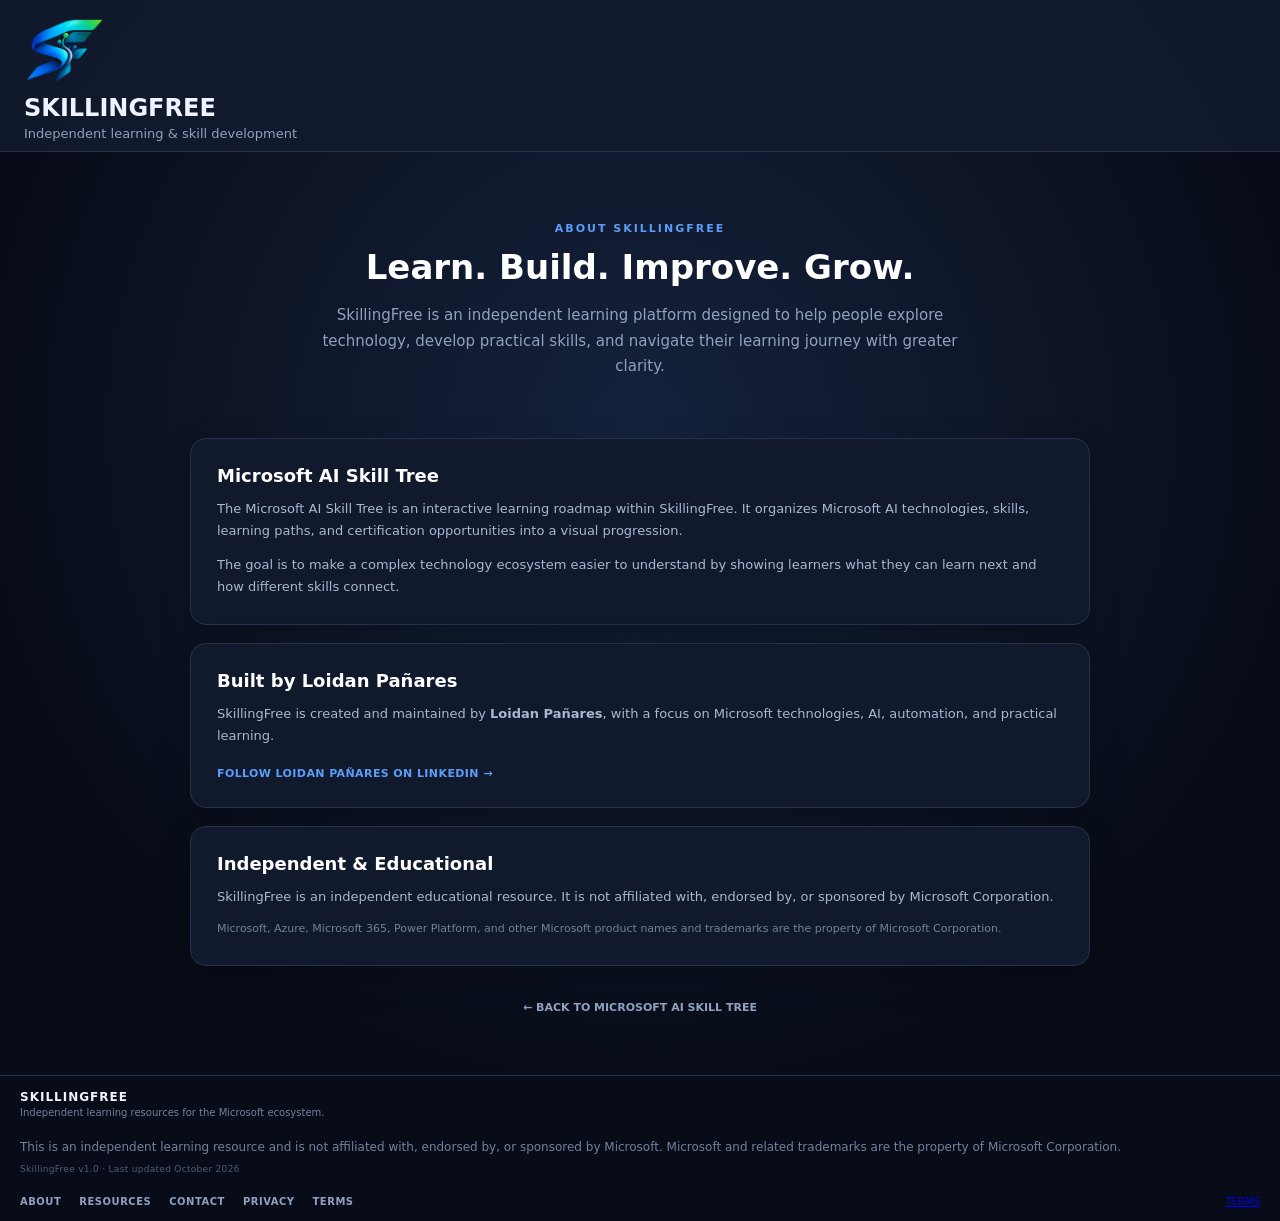
<file: about.html>
<!doctype html>

<html lang="en">

<head>

    <meta charset="utf-8">

    <meta
        name="viewport"
        content="width=device-width,initial-scale=1"
    >

    <title>About SkillingFree</title>

    <meta
        name="description"
        content="Learn more about SkillingFree and the Microsoft AI Skill Tree."
    >

    <meta
        name="author"
        content="Loidan Pañares"
    >

    <link
        rel="icon"
        type="image/png"
        href="./assets/SF_logo.png"
    >

    <link
        rel="stylesheet"
        href="./css/styles.css"
    >

</head>

<body>

<div class="game">

    <header class="top">

        <div class="header-brand">

            <a
                href="./index.html"
                class="skillingfree-logo"
                aria-label="SkillingFree Home"
            >
                <img
                    src="./assets/SF_logo.png"
                    alt="SkillingFree"
                >
            </a>

            <div class="header-title">

                <h1>SKILLINGFREE</h1>

                <div class="sub">
                    Independent learning & skill development
                </div>

            </div>

        </div>

    </header>


    <main class="about-page">

        <section class="about-hero">

            <div class="about-label">
                ABOUT SKILLINGFREE
            </div>

            <h2>
                Learn. Build. Improve. Grow.
            </h2>

            <p>
                SkillingFree is an independent learning platform
                designed to help people explore technology,
                develop practical skills, and navigate their
                learning journey with greater clarity.
            </p>

        </section>


        <section class="about-card">

            <h3>
                Microsoft AI Skill Tree
            </h3>

            <p>
                The Microsoft AI Skill Tree is an interactive
                learning roadmap within SkillingFree. It organizes
                Microsoft AI technologies, skills, learning paths,
                and certification opportunities into a visual
                progression.
            </p>

            <p>
                The goal is to make a complex technology ecosystem
                easier to understand by showing learners what they
                can learn next and how different skills connect.
            </p>

        </section>


        <section class="about-card">

            <h3>
                Built by Loidan Pañares
            </h3>

            <p>
                SkillingFree is created and maintained by
                <strong>Loidan Pañares</strong>, with a focus on
                Microsoft technologies, AI, automation, and
                practical learning.
            </p>

            <a
                href="https://www.linkedin.com/in/loidan/"
                target="_blank"
                rel="noopener noreferrer"
                class="about-link"
            >
                FOLLOW LOIDAN PAÑARES ON LINKEDIN →
            </a>

        </section>


        <section class="about-card">

            <h3>
                Independent & Educational
            </h3>

            <p>
                SkillingFree is an independent educational resource.
                It is not affiliated with, endorsed by, or sponsored
                by Microsoft Corporation.
            </p>

            <p class="about-disclaimer">
                Microsoft, Azure, Microsoft 365, Power Platform,
                and other Microsoft product names and trademarks
                are the property of Microsoft Corporation.
            </p>

        </section>


        <div class="about-back">

            <a href="./index.html">
                ← BACK TO MICROSOFT AI SKILL TREE
            </a>

        </div>

    </main>


    <footer class="site-footer">

        <div class="footer-brand">

            <strong>SKILLINGFREE</strong>

            <span>
                Independent learning resources for the Microsoft ecosystem.
            </span>

        </div>

        <div class="footer-disclaimer">

    <div>
        This is an independent learning resource and is not affiliated with,
        endorsed by, or sponsored by Microsoft.
        Microsoft and related trademarks are the property of Microsoft Corporation.
    </div>

    <div class="footer-version">
        SkillingFree v1.0 · Last updated October 2026
    </div>

</div>

    <div class="footer-nav">

    <a href="./about.html">
        ABOUT
    </a>

    <a href="./resources.html">
        RESOURCES
    </a>

    <a href="./contact.html">
        CONTACT
    </a>

    <a href="./privacy.html">
        PRIVACY
    </a>

    <a href="./terms.html">
        TERMS
    </a>

</div>

    <a href="./terms.html">
        TERMS
    </a>

</div>

    </footer>

</div>

</body>

</html>
</file>
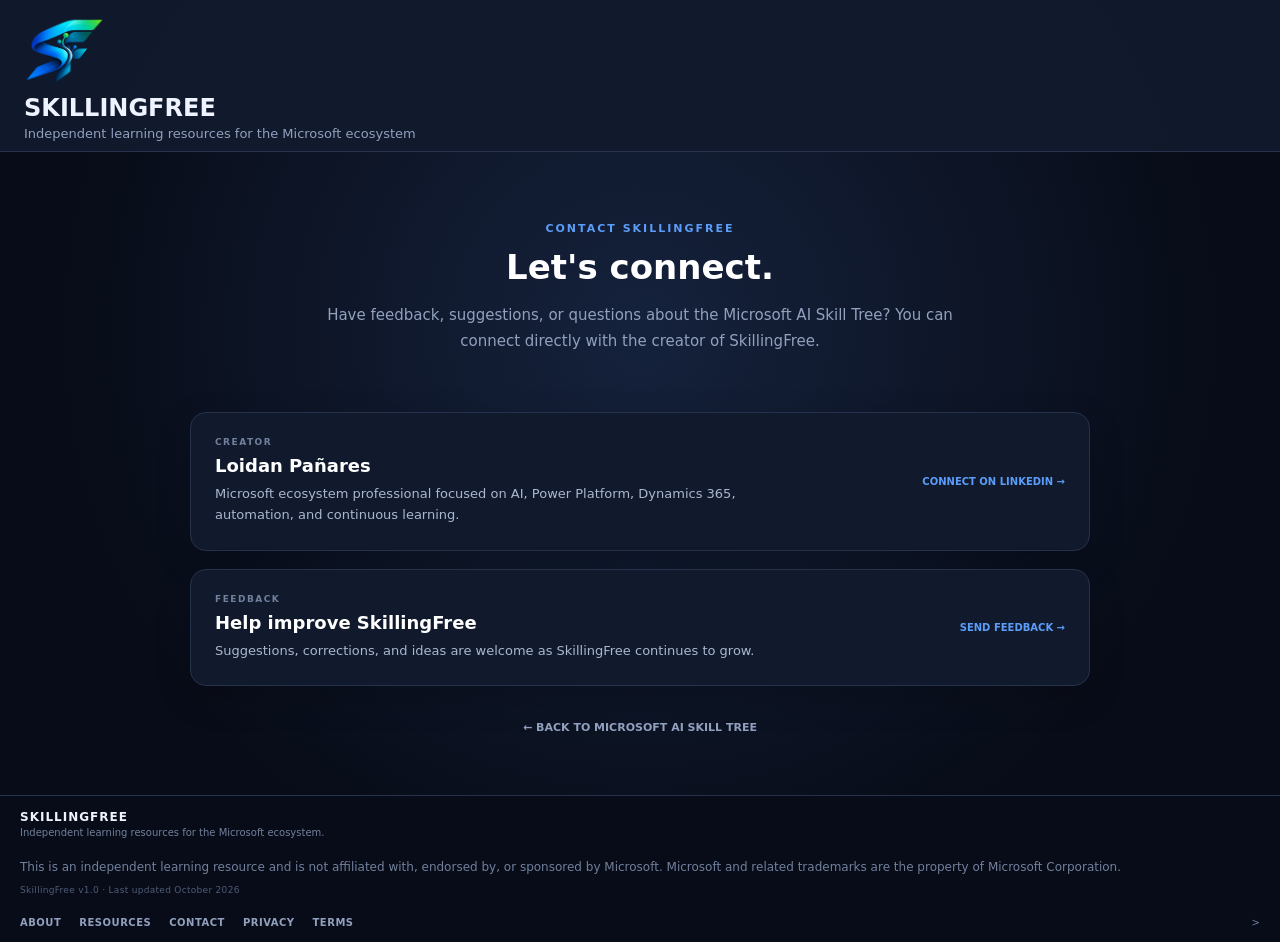
<file: contact.html>
<!doctype html>

<html lang="en">

<head>

    <meta charset="utf-8">

    <meta
        name="viewport"
        content="width=device-width,initial-scale=1"
    >

    <title>Contact — SkillingFree</title>

    <meta
        name="description"
        content="Contact SkillingFree and connect with Loidan Pañares."
    >

    <meta
        name="author"
        content="Loidan Pañares"
    >

    <link
        rel="icon"
        type="image/png"
        href="./assets/SF_logo.png"
    >

    <link
        rel="stylesheet"
        href="./css/styles.css"
    >

</head>

<body>

<div class="game">

    <header class="top">

        <div class="header-brand">

            <a
                href="./index.html"
                class="skillingfree-logo"
                aria-label="SkillingFree Home"
            >
                <img
                    src="./assets/SF_logo.png"
                    alt="SkillingFree"
                >
            </a>

            <div class="header-title">

                <h1>SKILLINGFREE</h1>

                <div class="sub">
                    Independent learning resources for the Microsoft ecosystem
                </div>

            </div>

        </div>

    </header>


    <main class="contact-page">

        <section class="contact-hero">

            <div class="contact-label">
                CONTACT SKILLINGFREE
            </div>

            <h2>
                Let's connect.
            </h2>

            <p>
                Have feedback, suggestions, or questions about
                the Microsoft AI Skill Tree? You can connect
                directly with the creator of SkillingFree.
            </p>

        </section>


        <section class="contact-card">

            <div class="contact-card-content">

                <div>

                    <div class="contact-type">
                        CREATOR
                    </div>

                    <h3>
                        Loidan Pañares
                    </h3>

                    <p>
                        Microsoft ecosystem professional focused on
                        AI, Power Platform, Dynamics 365, automation,
                        and continuous learning.
                    </p>

                </div>

                <a
                    href="https://www.linkedin.com/in/loidan/"
                    target="_blank"
                    rel="noopener noreferrer"
                    class="contact-link"
                >
                    CONNECT ON LINKEDIN →
                </a>

            </div>

        </section>


        <section class="contact-card">

            <div class="contact-card-content">

                <div>

                    <div class="contact-type">
                        FEEDBACK
                    </div>

                    <h3>
                        Help improve SkillingFree
                    </h3>

                    <p>
                        Suggestions, corrections, and ideas are
                        welcome as SkillingFree continues to grow.
                    </p>

                </div>

                <a
                    href="https://www.linkedin.com/in/loidan/"
                    target="_blank"
                    rel="noopener noreferrer"
                    class="contact-link"
                >
                    SEND FEEDBACK →
                </a>

            </div>

        </section>


        <div class="contact-back">

            <a href="./index.html">
                ← BACK TO MICROSOFT AI SKILL TREE
            </a>

        </div>

    </main>


    <footer class="site-footer">

        <div class="footer-brand">

            <strong>SKILLINGFREE</strong>

            <span>
                Independent learning resources for the Microsoft ecosystem.
            </span>

        </div>

        <div class="footer-disclaimer">

    <div>
        This is an independent learning resource and is not affiliated with,
        endorsed by, or sponsored by Microsoft.
        Microsoft and related trademarks are the property of Microsoft Corporation.
    </div>

    <div class="footer-version">
        SkillingFree v1.0 · Last updated October 2026
    </div>

</div>

    <div class="footer-nav">

    <a href="./about.html">
        ABOUT
    </a>

    <a href="./resources.html">
        RESOURCES
    </a>

    <a href="./contact.html">
        CONTACT
    </a>

    <a href="./privacy.html">
        PRIVACY
    </a>

    <a href="./terms.html">
        TERMS
    </a>

</div>>

    </footer>

</div>

</body>

</html>
</file>
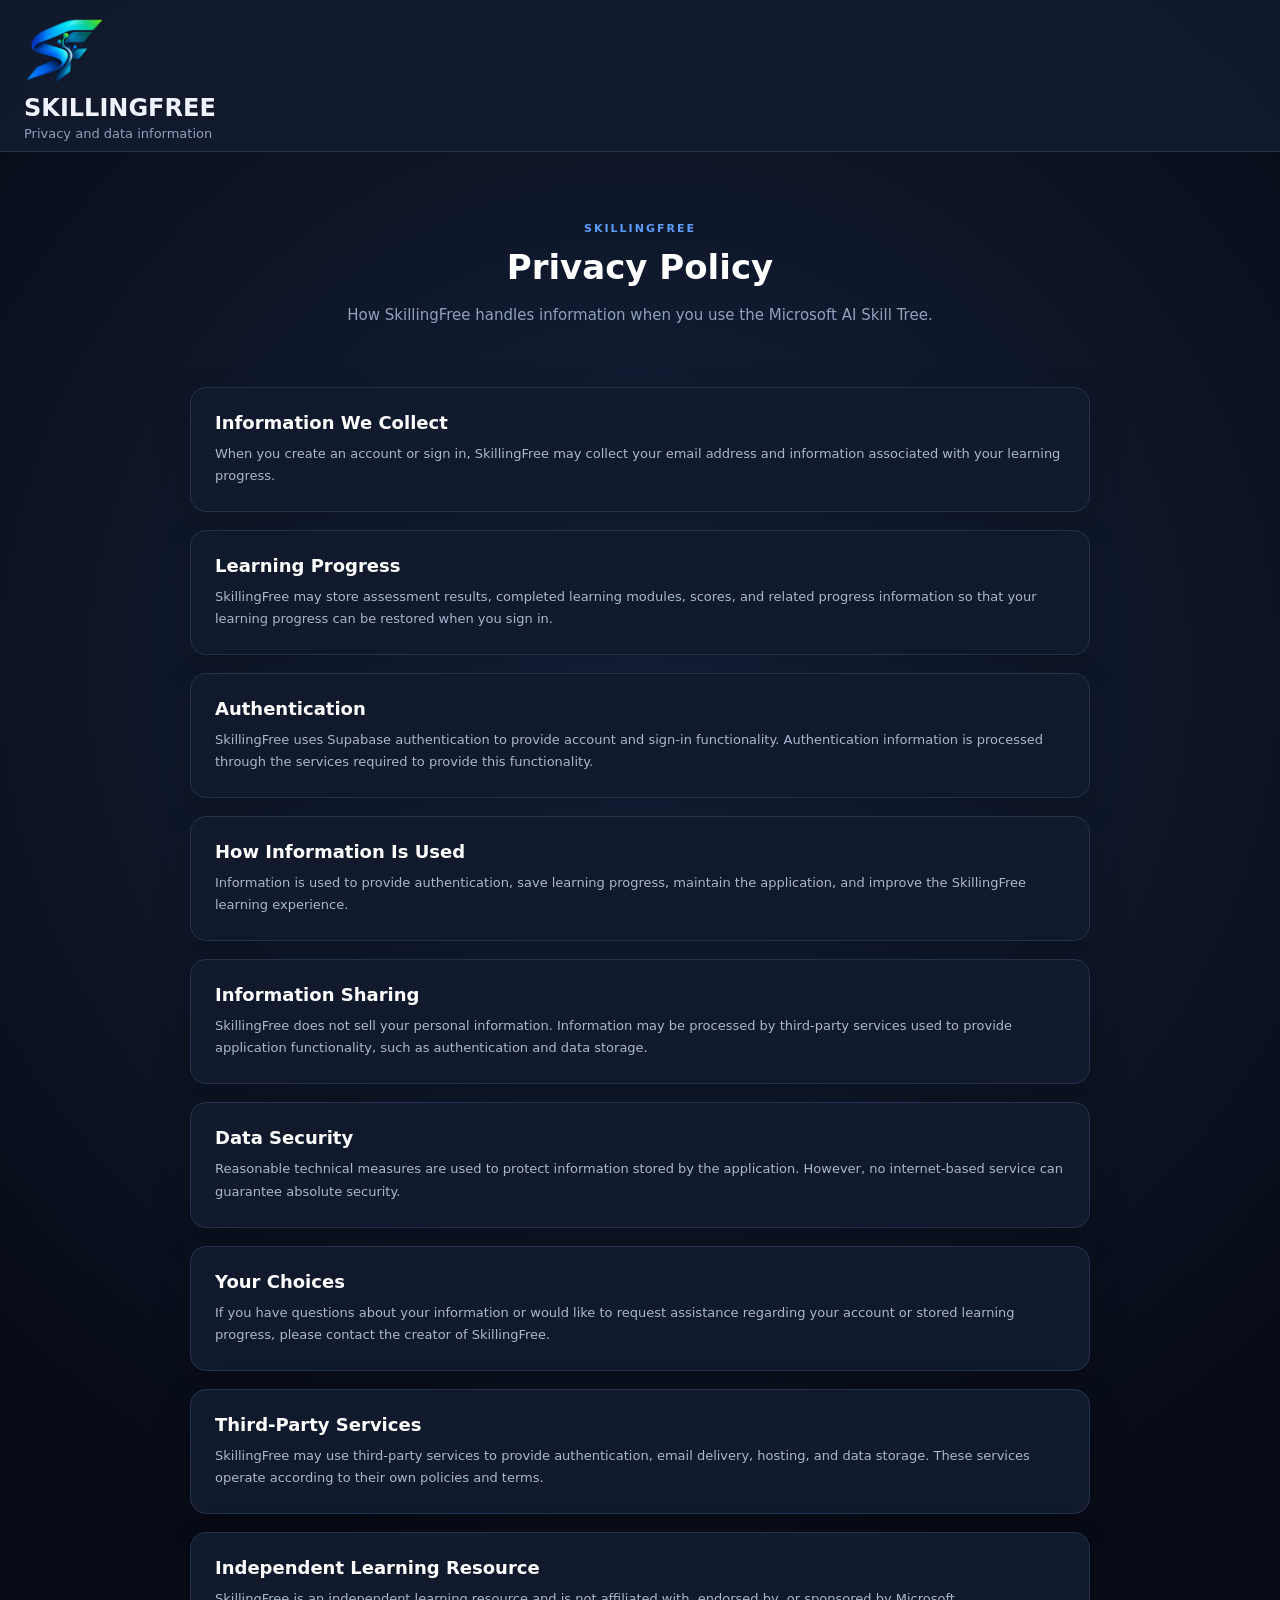
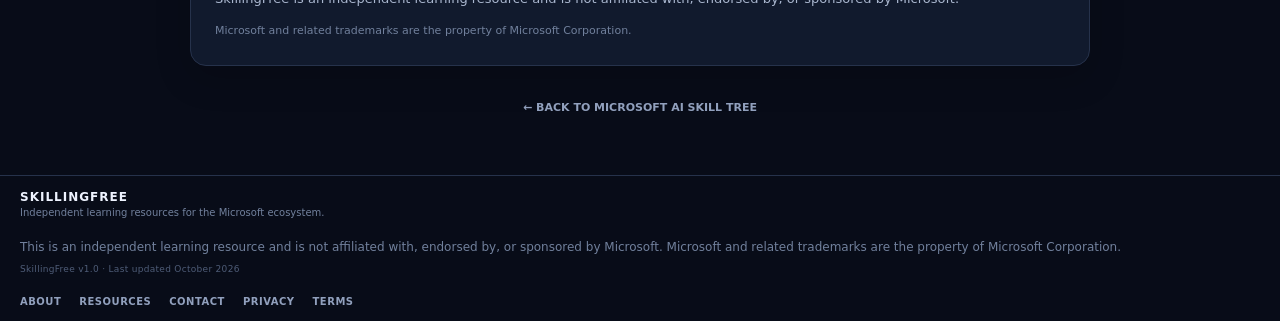
<file: privacy.html>
<!doctype html>

<html lang="en">

<head>

    <meta charset="utf-8">

    <meta
        name="viewport"
        content="width=device-width,initial-scale=1"
    >

    <title>Privacy Policy — SkillingFree</title>

    <meta
        name="description"
        content="Privacy Policy for SkillingFree."
    >

    <meta
        name="author"
        content="Loidan Pañares"
    >

    <link
        rel="icon"
        type="image/png"
        href="./assets/SF_logo.png"
    >

    <link
        rel="stylesheet"
        href="./css/styles.css"
    >

</head>

<body>

<div class="game">

    <header class="top">

        <div class="header-brand">

            <a
                href="./index.html"
                class="skillingfree-logo"
                aria-label="SkillingFree Home"
            >
                <img
                    src="./assets/SF_logo.png"
                    alt="SkillingFree"
                >
            </a>

            <div class="header-title">

                <h1>SKILLINGFREE</h1>

                <div class="sub">
                    Privacy and data information
                </div>

            </div>

        </div>

    </header>


    <main class="legal-page">

        <section class="legal-hero">

            <div class="legal-label">
                SKILLINGFREE
            </div>

            <h2>
                Privacy Policy
            </h2>

            <p>
                How SkillingFree handles information when you
                use the Microsoft AI Skill Tree.
            </p>

        </section>


        <section class="legal-card">

            <h3>
                Information We Collect
            </h3>

            <p>
                When you create an account or sign in, SkillingFree
                may collect your email address and information
                associated with your learning progress.
            </p>

        </section>


        <section class="legal-card">

            <h3>
                Learning Progress
            </h3>

            <p>
                SkillingFree may store assessment results,
                completed learning modules, scores, and related
                progress information so that your learning
                progress can be restored when you sign in.
            </p>

        </section>


        <section class="legal-card">

            <h3>
                Authentication
            </h3>

            <p>
                SkillingFree uses Supabase authentication to
                provide account and sign-in functionality.
                Authentication information is processed through
                the services required to provide this functionality.
            </p>

        </section>


        <section class="legal-card">

            <h3>
                How Information Is Used
            </h3>

            <p>
                Information is used to provide authentication,
                save learning progress, maintain the application,
                and improve the SkillingFree learning experience.
            </p>

        </section>


        <section class="legal-card">

            <h3>
                Information Sharing
            </h3>

            <p>
                SkillingFree does not sell your personal information.
                Information may be processed by third-party services
                used to provide application functionality, such as
                authentication and data storage.
            </p>

        </section>


        <section class="legal-card">

            <h3>
                Data Security
            </h3>

            <p>
                Reasonable technical measures are used to protect
                information stored by the application. However,
                no internet-based service can guarantee absolute
                security.
            </p>

        </section>


        <section class="legal-card">

            <h3>
                Your Choices
            </h3>

            <p>
                If you have questions about your information or
                would like to request assistance regarding your
                account or stored learning progress, please contact
                the creator of SkillingFree.
            </p>

        </section>


        <section class="legal-card">

            <h3>
                Third-Party Services
            </h3>

            <p>
                SkillingFree may use third-party services to provide
                authentication, email delivery, hosting, and data
                storage. These services operate according to their
                own policies and terms.
            </p>

        </section>


        <section class="legal-card">

            <h3>
                Independent Learning Resource
            </h3>

            <p>
                SkillingFree is an independent learning resource
                and is not affiliated with, endorsed by, or
                sponsored by Microsoft.
            </p>

            <p class="legal-note">
                Microsoft and related trademarks are the property
                of Microsoft Corporation.
            </p>

        </section>


        <div class="legal-back">

            <a href="./index.html">
                ← BACK TO MICROSOFT AI SKILL TREE
            </a>

        </div>

    </main>


    <footer class="site-footer">

        <div class="footer-brand">

            <strong>SKILLINGFREE</strong>

            <span>
                Independent learning resources for the Microsoft ecosystem.
            </span>

        </div>

        <div class="footer-disclaimer">

    <div>
        This is an independent learning resource and is not affiliated with,
        endorsed by, or sponsored by Microsoft.
        Microsoft and related trademarks are the property of Microsoft Corporation.
    </div>

    <div class="footer-version">
        SkillingFree v1.0 · Last updated October 2026
    </div>

</div>

        <div class="footer-nav">

    <a href="./about.html">
        ABOUT
    </a>

    <a href="./resources.html">
        RESOURCES
    </a>

    <a href="./contact.html">
        CONTACT
    </a>

    <a href="./privacy.html">
        PRIVACY
    </a>

    <a href="./terms.html">
        TERMS
    </a>

</div>

    </footer>

</div>

</body>

</html>
</file>
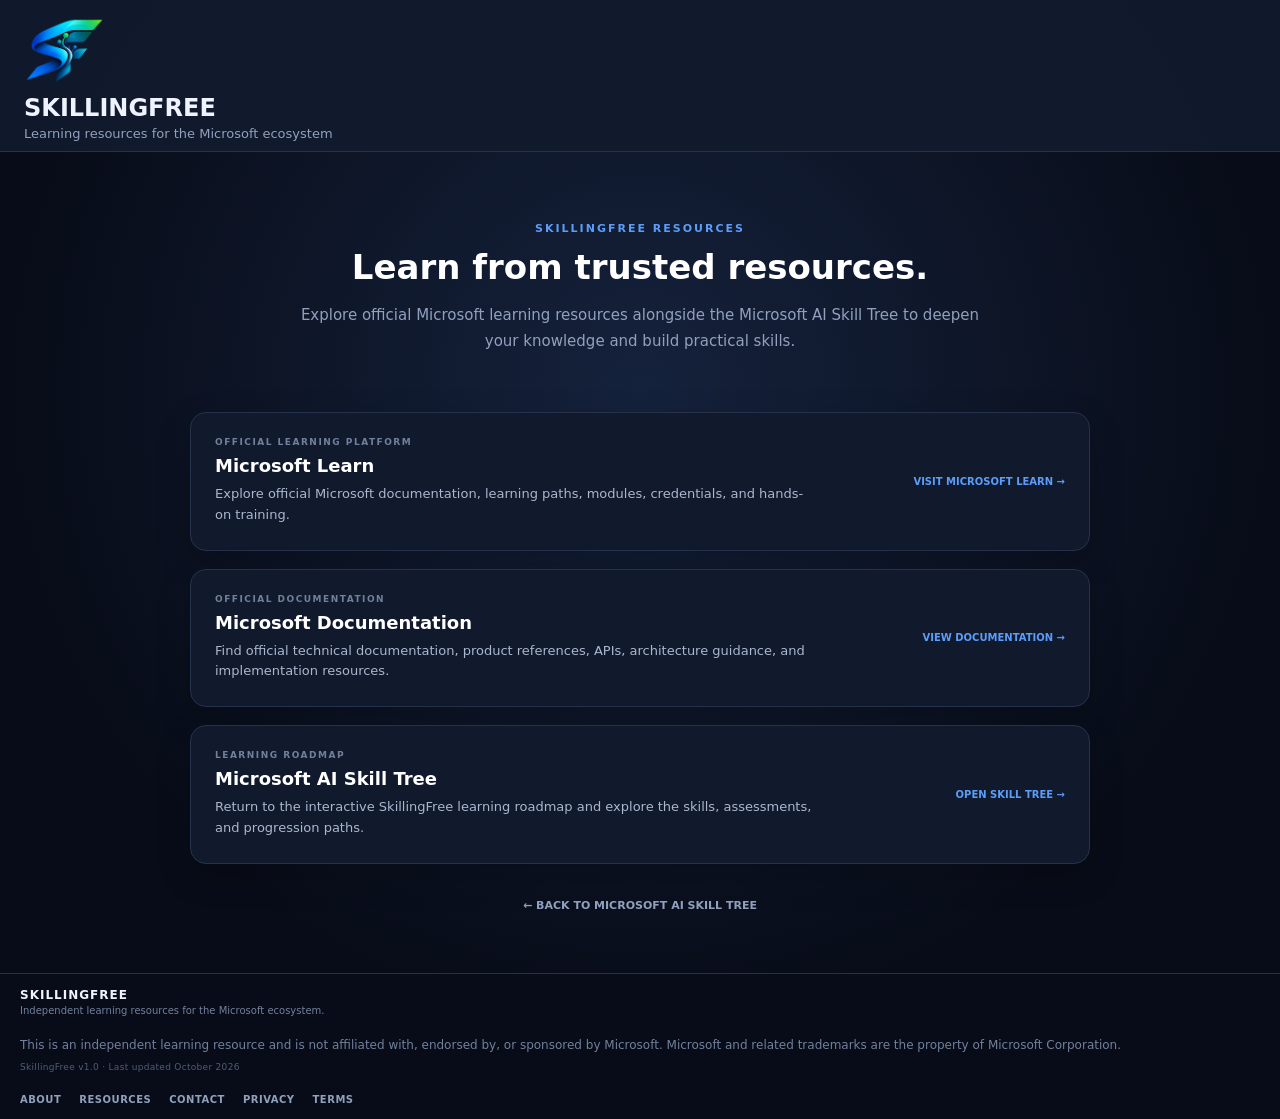
<file: resources.html>
<!doctype html>

<html lang="en">

<head>

    <meta charset="utf-8">

    <meta
        name="viewport"
        content="width=device-width,initial-scale=1"
    >

    <title>Resources — SkillingFree</title>

    <meta
        name="description"
        content="Microsoft AI learning resources curated by SkillingFree."
    >

    <meta
        name="author"
        content="Loidan Pañares"
    >

    <link
        rel="icon"
        type="image/png"
        href="./assets/SF_logo.png"
    >

    <link
        rel="stylesheet"
        href="./css/styles.css"
    >

</head>

<body>

<div class="game">

    <header class="top">

        <div class="header-brand">

            <a
                href="./index.html"
                class="skillingfree-logo"
                aria-label="SkillingFree Home"
            >
                <img
                    src="./assets/SF_logo.png"
                    alt="SkillingFree"
                >
            </a>

            <div class="header-title">

                <h1>SKILLINGFREE</h1>

                <div class="sub">
                    Learning resources for the Microsoft ecosystem
                </div>

            </div>

        </div>

    </header>


    <main class="resources-page">

        <section class="resources-hero">

            <div class="resources-label">
                SKILLINGFREE RESOURCES
            </div>

            <h2>
                Learn from trusted resources.
            </h2>

            <p>
                Explore official Microsoft learning resources
                alongside the Microsoft AI Skill Tree to deepen
                your knowledge and build practical skills.
            </p>

        </section>


        <section class="resource-card">

            <div class="resource-card-content">

                <div>

                    <div class="resource-type">
                        OFFICIAL LEARNING PLATFORM
                    </div>

                    <h3>
                        Microsoft Learn
                    </h3>

                    <p>
                        Explore official Microsoft documentation,
                        learning paths, modules, credentials,
                        and hands-on training.
                    </p>

                </div>

                <a
                    href="https://learn.microsoft.com/"
                    target="_blank"
                    rel="noopener noreferrer"
                    class="resource-link"
                >
                    VISIT MICROSOFT LEARN →
                </a>

            </div>

        </section>


        <section class="resource-card">

            <div class="resource-card-content">

                <div>

                    <div class="resource-type">
                        OFFICIAL DOCUMENTATION
                    </div>

                    <h3>
                        Microsoft Documentation
                    </h3>

                    <p>
                        Find official technical documentation,
                        product references, APIs, architecture
                        guidance, and implementation resources.
                    </p>

                </div>

                <a
                    href="https://learn.microsoft.com/docs/"
                    target="_blank"
                    rel="noopener noreferrer"
                    class="resource-link"
                >
                    VIEW DOCUMENTATION →
                </a>

            </div>

        </section>


        <section class="resource-card">

            <div class="resource-card-content">

                <div>

                    <div class="resource-type">
                        LEARNING ROADMAP
                    </div>

                    <h3>
                        Microsoft AI Skill Tree
                    </h3>

                    <p>
                        Return to the interactive SkillingFree
                        learning roadmap and explore the skills,
                        assessments, and progression paths.
                    </p>

                </div>

                <a
                    href="./index.html"
                    class="resource-link"
                >
                    OPEN SKILL TREE →
                </a>

            </div>

        </section>


        <div class="resources-back">

            <a href="./index.html">
                ← BACK TO MICROSOFT AI SKILL TREE
            </a>

        </div>

    </main>


    <footer class="site-footer">

        <div class="footer-brand">

            <strong>SKILLINGFREE</strong>

            <span>
                Independent learning resources for the Microsoft ecosystem.
            </span>

        </div>

        <div class="footer-disclaimer">

    <div>
        This is an independent learning resource and is not affiliated with,
        endorsed by, or sponsored by Microsoft.
        Microsoft and related trademarks are the property of Microsoft Corporation.
    </div>

    <div class="footer-version">
        SkillingFree v1.0 · Last updated October 2026
    </div>

</div>

    <div class="footer-nav">

    <a href="./about.html">
        ABOUT
    </a>

    <a href="./resources.html">
        RESOURCES
    </a>

    <a href="./contact.html">
        CONTACT
    </a>

    <a href="./privacy.html">
        PRIVACY
    </a>

    <a href="./terms.html">
        TERMS
    </a>

</div>

    </footer>

</div>

</body>

</html>
</file>
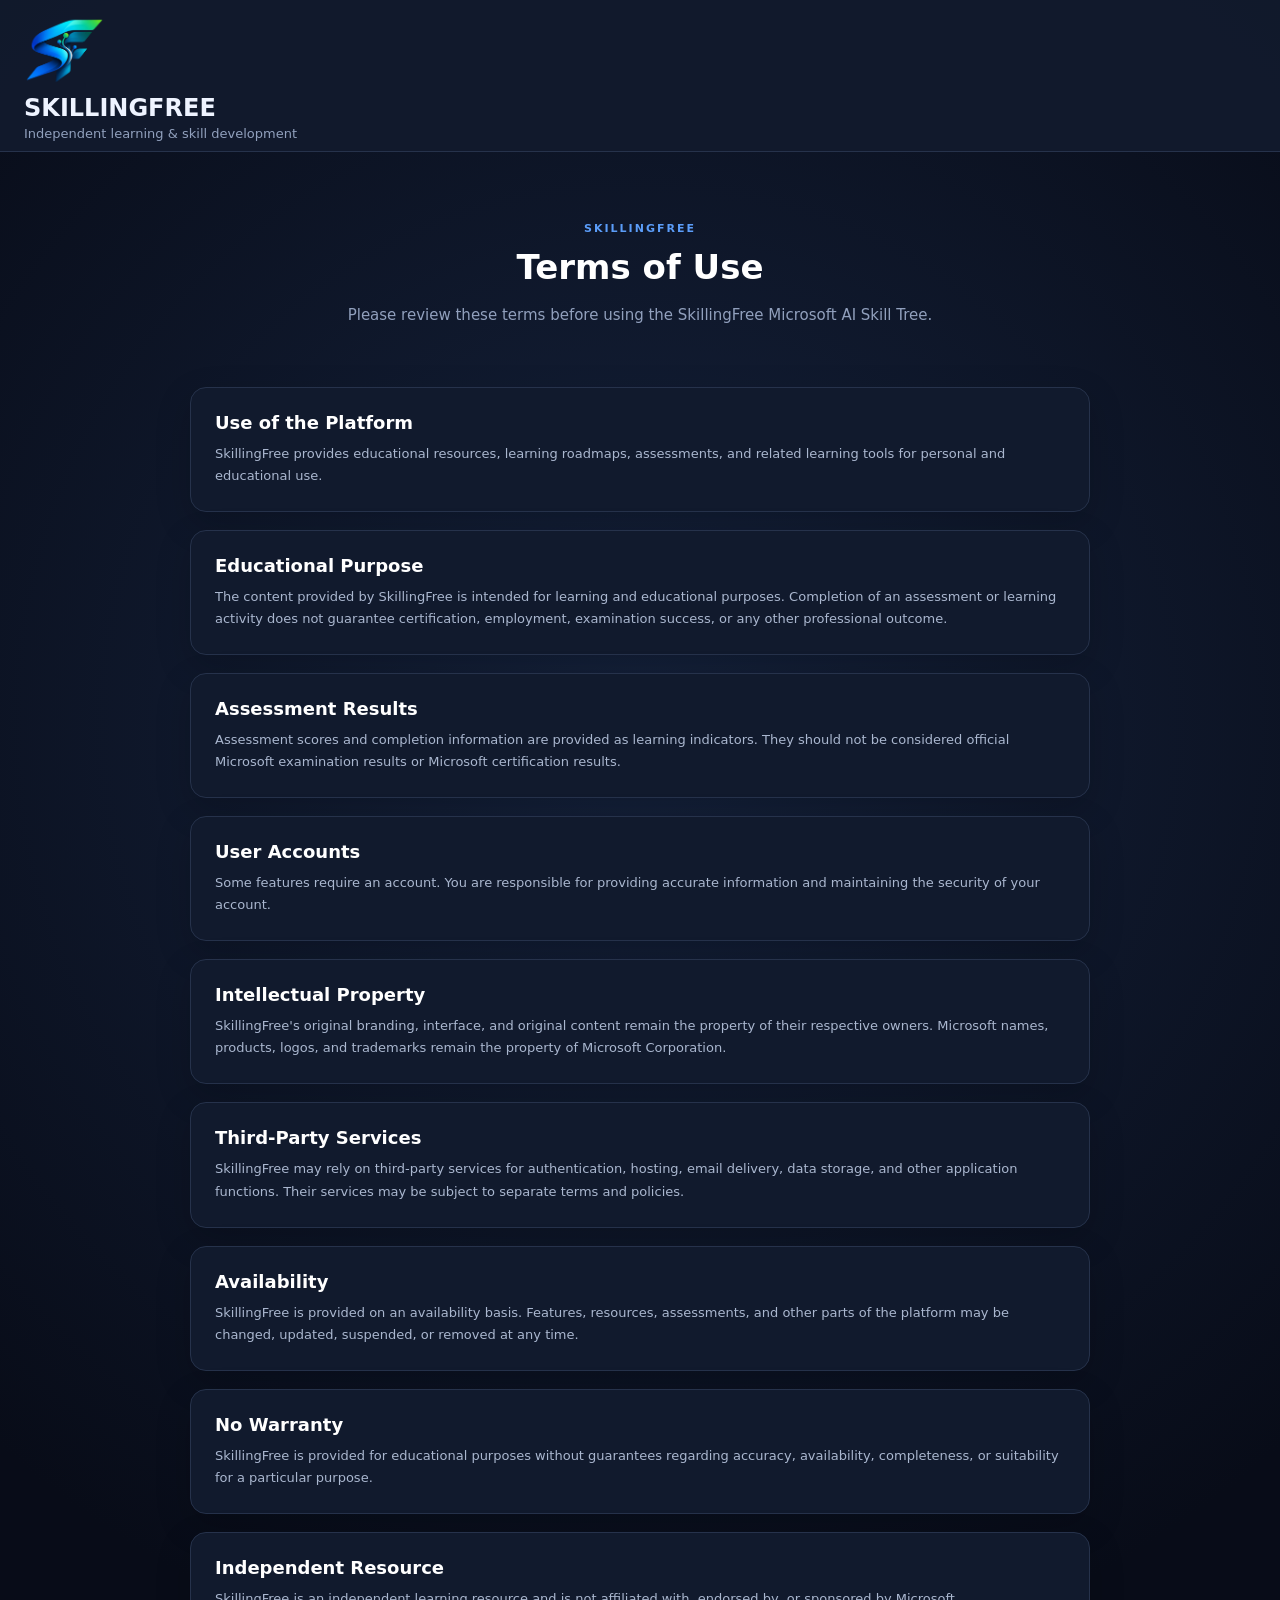
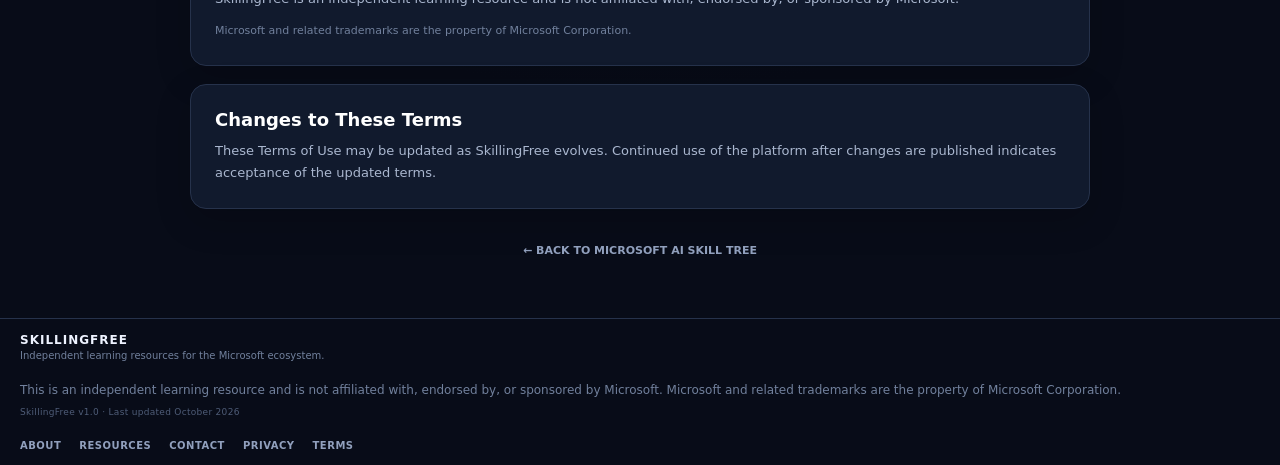
<file: terms.html>
<!doctype html>

<html lang="en">

<head>

    <meta charset="utf-8">

    <meta
        name="viewport"
        content="width=device-width,initial-scale=1"
    >

    <title>Terms of Use — SkillingFree</title>

    <meta
        name="description"
        content="Terms of Use for SkillingFree."
    >

    <meta
        name="author"
        content="Loidan Pañares"
    >

    <link
        rel="icon"
        type="image/png"
        href="./assets/SF_logo.png"
    >

    <link
        rel="stylesheet"
        href="./css/styles.css"
    >

</head>

<body>

<div class="game">

    <header class="top">

    <div class="header-brand">

        <a
            href="./index.html"
            class="skillingfree-logo"
            aria-label="SkillingFree Home"
        >
            <img
                src="./assets/SF_logo.png"
                alt="SkillingFree"
            >
        </a>

        <div class="header-title">

            <h1>SKILLINGFREE</h1>

            <div class="sub">
                Independent learning &amp; skill development
            </div>

        </div>

    </div>

</header>




    <main class="legal-page">

        <section class="legal-hero">

            <div class="legal-label">
                SKILLINGFREE
            </div>

            <h2>
                Terms of Use
            </h2>

            <p>
                Please review these terms before using the
                SkillingFree Microsoft AI Skill Tree.
            </p>

        </section>


        <section class="legal-card">

            <h3>
                Use of the Platform
            </h3>

            <p>
                SkillingFree provides educational resources,
                learning roadmaps, assessments, and related
                learning tools for personal and educational use.
            </p>

        </section>


        <section class="legal-card">

            <h3>
                Educational Purpose
            </h3>

            <p>
                The content provided by SkillingFree is intended
                for learning and educational purposes. Completion
                of an assessment or learning activity does not
                guarantee certification, employment, examination
                success, or any other professional outcome.
            </p>

        </section>


        <section class="legal-card">

            <h3>
                Assessment Results
            </h3>

            <p>
                Assessment scores and completion information are
                provided as learning indicators. They should not
                be considered official Microsoft examination
                results or Microsoft certification results.
            </p>

        </section>


        <section class="legal-card">

            <h3>
                User Accounts
            </h3>

            <p>
                Some features require an account. You are
                responsible for providing accurate information
                and maintaining the security of your account.
            </p>

        </section>


        <section class="legal-card">

            <h3>
                Intellectual Property
            </h3>

            <p>
                SkillingFree's original branding, interface,
                and original content remain the property of
                their respective owners. Microsoft names,
                products, logos, and trademarks remain the
                property of Microsoft Corporation.
            </p>

        </section>


        <section class="legal-card">

            <h3>
                Third-Party Services
            </h3>

            <p>
                SkillingFree may rely on third-party services
                for authentication, hosting, email delivery,
                data storage, and other application functions.
                Their services may be subject to separate
                terms and policies.
            </p>

        </section>


        <section class="legal-card">

            <h3>
                Availability
            </h3>

            <p>
                SkillingFree is provided on an availability basis.
                Features, resources, assessments, and other
                parts of the platform may be changed, updated,
                suspended, or removed at any time.
            </p>

        </section>


        <section class="legal-card">

            <h3>
                No Warranty
            </h3>

            <p>
                SkillingFree is provided for educational purposes
                without guarantees regarding accuracy, availability,
                completeness, or suitability for a particular purpose.
            </p>

        </section>


        <section class="legal-card">

            <h3>
                Independent Resource
            </h3>

            <p>
                SkillingFree is an independent learning resource
                and is not affiliated with, endorsed by, or
                sponsored by Microsoft.
            </p>

            <p class="legal-note">
                Microsoft and related trademarks are the property
                of Microsoft Corporation.
            </p>

        </section>


        <section class="legal-card">

            <h3>
                Changes to These Terms
            </h3>

            <p>
                These Terms of Use may be updated as SkillingFree
                evolves. Continued use of the platform after
                changes are published indicates acceptance of
                the updated terms.
            </p>

        </section>


        <div class="legal-back">

            <a href="./index.html">
                ← BACK TO MICROSOFT AI SKILL TREE
            </a>

        </div>

    </main>


    <footer class="site-footer">

        <div class="footer-brand">

            <strong>SKILLINGFREE</strong>

            <span>
                Independent learning resources for the Microsoft ecosystem.
            </span>

        </div>

        <div class="footer-disclaimer">

    <div>
        This is an independent learning resource and is not affiliated with,
        endorsed by, or sponsored by Microsoft.
        Microsoft and related trademarks are the property of Microsoft Corporation.
    </div>

    <div class="footer-version">
        SkillingFree v1.0 · Last updated October 2026
    </div>

</div>

        <div class="footer-nav">

            <a href="./about.html">
                ABOUT
            </a>

            <a href="./resources.html">
                RESOURCES
            </a>

            <a href="./contact.html">
                CONTACT
            </a>

            <a href="./privacy.html">
                PRIVACY
            </a>

            <a href="./terms.html">
                TERMS
            </a>

        </div>

    </footer>

</div>

</body>

</html>
</file>
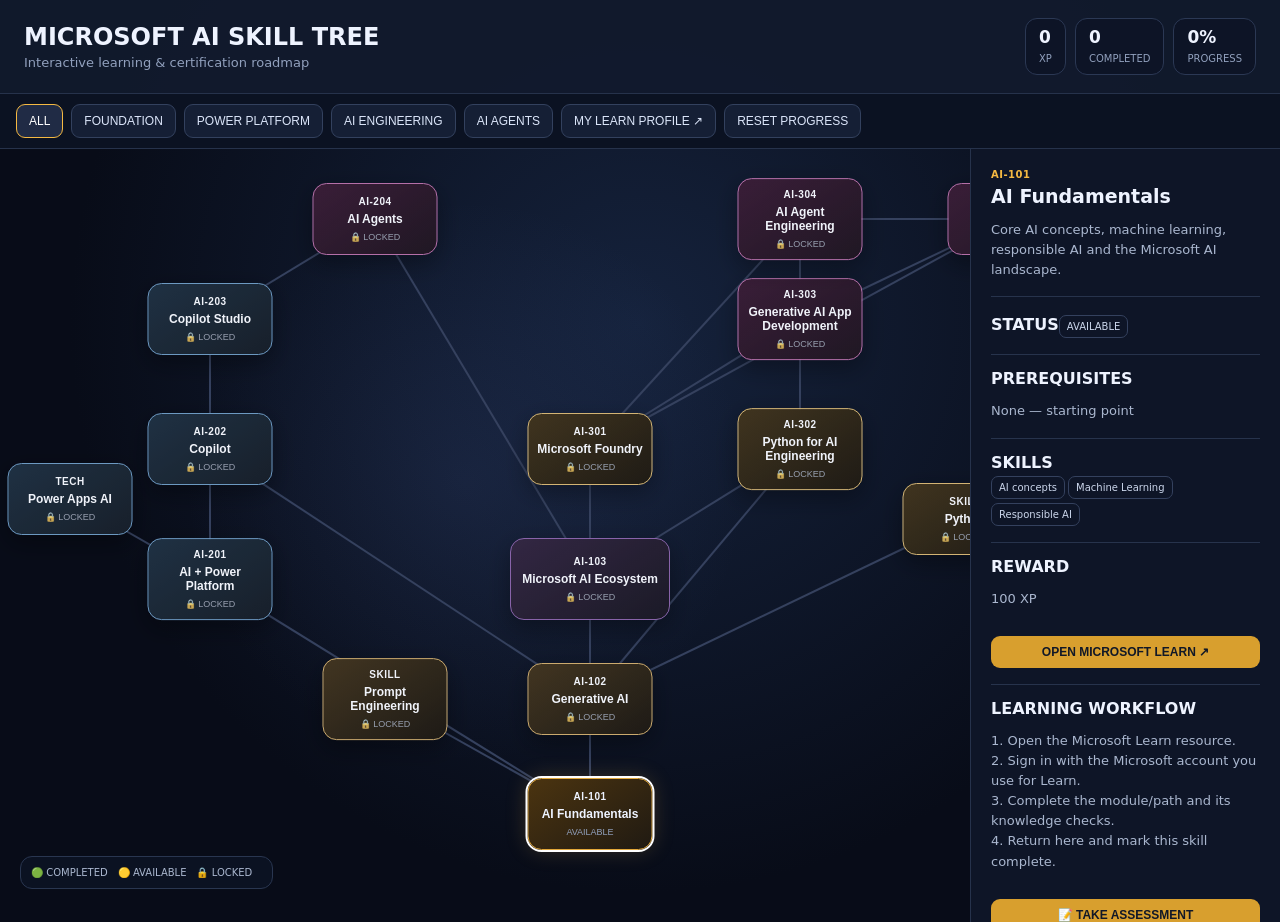
<file: backup/index-v1-working.html>
<!doctype html>
<html lang="en">
<head>
<meta charset="utf-8">
<meta name="viewport" content="width=device-width,initial-scale=1">
<title>Microsoft AI Skill Tree</title>
<style>
:root{--bg:#080c18;--panel:#121a2d;--card:#17213a;--line:#35415e;--text:#eef3ff;--muted:#91a0bd;--gold:#f5b942;--green:#43d17a}
*{box-sizing:border-box}body{margin:0;background:#050814;color:var(--text);font-family:Inter,Segoe UI,system-ui,sans-serif}
.game{min-height:100vh;background:radial-gradient(circle at 50% 35%,#15223c,#080c18 65%);overflow:hidden}
.top{display:flex;justify-content:space-between;gap:20px;align-items:center;padding:18px 24px;background:rgba(18,26,45,.94);border-bottom:1px solid #26324b}
h1{font-size:24px;margin:0;font-weight:850}.sub{font-size:13px;color:var(--muted);margin-top:4px}.stats{display:flex;gap:9px;flex-wrap:wrap}.stat{background:#0d1426;border:1px solid #2b3854;border-radius:12px;padding:8px 13px}.stat b{display:block;font-size:17px}.stat span{font-size:10px;color:var(--muted)}
.toolbar{display:flex;gap:8px;padding:10px 16px;background:#0b1222;border-bottom:1px solid #26324b;overflow:auto}.btn{border:1px solid #33415e;background:#151f35;color:#dce6fa;border-radius:9px;padding:9px 12px;font-size:12px;cursor:pointer;white-space:nowrap}.btn:hover,.btn.active{border-color:var(--gold);background:#202b45;color:#fff}.btn:disabled{opacity:.45;cursor:not-allowed}
.layout{display:grid;grid-template-columns:minmax(0,1fr) 310px;height:calc(100vh - 127px);min-height:620px}.viewport{overflow:auto;cursor:grab;background:radial-gradient(circle at 48% 43%,rgba(85,110,180,.13),transparent 42%)}.viewport.dragging{cursor:grabbing}.canvas{position:relative;width:1200px;height:760px;min-width:1200px}.links{position:absolute;inset:0;width:100%;height:100%;pointer-events:none}.link{stroke:#35415e;stroke-width:2;fill:none}.link.done{stroke:var(--green);stroke-width:3}.link.available{stroke:var(--gold);stroke-width:3;stroke-dasharray:8 7}.node{position:absolute;width:125px;min-height:72px;transform:translate(-50%,-50%);border:1px solid #3b4967;border-radius:14px;background:linear-gradient(145deg,#17213a,#11192c);padding:10px 8px;text-align:center;color:#eef3ff;cursor:pointer;transition:.2s;box-shadow:0 8px 25px #0005}.node:hover{transform:translate(-50%,-50%) scale(1.07);z-index:5}.node.selected{outline:2px solid #fff;box-shadow:0 0 0 5px #f5b9422e}.node.locked{opacity:.35;filter:grayscale(.45)}.node.available{border-color:var(--gold);box-shadow:0 0 22px #f5b94235}.node.completed{border-color:var(--green);box-shadow:0 0 20px #43d17a2c}.node.main{width:160px;min-height:82px;background:linear-gradient(145deg,#392356,#1b1930);border-color:#9b59d8}.node.foundation{background:linear-gradient(145deg,#4b3410,#201a12);border-color:#e3a83a}.node.platform{background:linear-gradient(145deg,#123354,#122034);border-color:#4d9ee8}.node.engineering{background:linear-gradient(145deg,#49330d,#211b10);border-color:#eab33e}.node.advanced{background:linear-gradient(145deg,#4a1747,#24152b);border-color:#df5fc7}.code{font-size:10px;font-weight:850;letter-spacing:.5px}.name{font-size:12px;line-height:1.2;margin-top:5px;font-weight:750}.state{font-size:9px;color:var(--muted);margin-top:5px}
.side{border-left:1px solid #26324b;background:#0e1527;padding:20px;overflow:auto}.side .code{color:var(--gold)}.side h2{font-size:19px;margin:5px 0}.side p{font-size:13px;line-height:1.55;color:#aab7cf}.section{border-top:1px solid #27334c;margin-top:16px;padding-top:14px}.tag{display:inline-block;padding:5px 7px;border:1px solid #34415e;border-radius:7px;margin:4px 3px 0 0;font-size:10px;color:#cbd6eb}.primary{width:100%;margin-top:14px;background:#d89f2e;color:#111827;border:0;font-weight:850}.primary:hover{background:#f0b83f}.progress{height:7px;background:#202b40;border-radius:20px;overflow:hidden;margin-top:8px}.progress i{display:block;height:100%;background:var(--green);width:0;transition:.35s}
.legend{position:absolute;left:20px;bottom:20px;background:#0c1324dd;border:1px solid #293650;border-radius:12px;padding:10px;font-size:10px;color:#aab7cf}.legend span{margin-right:10px}
.particle{fill:#fff1a3;filter:drop-shadow(0 0 6px #f5b942)}
@media(max-width:900px){.layout{grid-template-columns:1fr;height:auto}.side{border-left:0;border-top:1px solid #26324b;min-height:330px}.stats{display:none}.game{overflow:auto}}
.learnnote{font-size:10px;color:#8290aa;margin-top:12px;line-height:1.45}

/* ============================================================
   ASSESSMENT UI
   ============================================================ */

.assessment-overlay{
    position:absolute;
    inset:0;
    background:rgba(5,8,20,.96);
    backdrop-filter:blur(10px);
    z-index:50;
    display:none;
    align-items:center;
    justify-content:center;
    padding:25px;
}

.assessment-overlay.open{
    display:flex;
}

.assessment-card{
    width:min(680px,100%);
    max-height:90%;
    overflow-y:auto;
    background:linear-gradient(145deg,#151f36,#0d1425);
    border:1px solid #35415e;
    border-radius:20px;
    padding:28px;
    box-shadow:0 25px 80px rgba(0,0,0,.6);
}

.assessment-header{
    display:flex;
    justify-content:space-between;
    gap:20px;
    align-items:flex-start;
    margin-bottom:25px;
}

.assessment-code{
    color:#f5b942;
    font-size:11px;
    font-weight:800;
}

.assessment-title{
    font-size:22px;
    font-weight:850;
    margin-top:5px;
}

.assessment-progress{
    color:#91a0bd;
    font-size:12px;
}

.question-number{
    color:#f5b942;
    font-size:11px;
    font-weight:800;
    margin-bottom:10px;
}

.question-text{
    font-size:19px;
    line-height:1.45;
    font-weight:750;
    margin-bottom:20px;
}

.answer-option{
    display:block;
    width:100%;
    text-align:left;
    padding:15px;
    margin-bottom:10px;
    border-radius:11px;
    border:1px solid #34415e;
    background:#111a2d;
    color:#e8efff;
    cursor:pointer;
    transition:.2s;
}

.answer-option:hover{
    border-color:#f5b942;
    background:#1c2943;
}

.answer-option.selected{
    border-color:#f5b942;
    background:#3a2d12;
}

.assessment-actions{
    display:flex;
    justify-content:space-between;
    gap:10px;
    margin-top:24px;
}

.assessment-result{
    text-align:center;
    padding:25px;
}

.assessment-score{
    font-size:48px;
    font-weight:900;
    color:#43d17a;
}

.assessment-failed .assessment-score{
    color:#ff7b72;
}

.assessment-result-actions{display:flex;justify-content:center;gap:10px;flex-wrap:wrap;margin-top:20px}.secondary-action{border:1px solid #44516d;background:#151f35;color:#dce6fa;border-radius:9px;padding:10px 16px;font-size:12px;font-weight:800;cursor:pointer}.secondary-action:hover{border-color:#f5b942;background:#202b45;color:#fff}
.assessment-message{
    color:#aab7cf;
    line-height:1.6;
    margin:15px 0 25px;
}
</style>
</head>
<body>
<div class="game" id="app">
<header class="top">
<div><h1>MICROSOFT AI SKILL TREE</h1><div class="sub">Interactive learning & certification roadmap</div></div>
<div class="stats"><div class="stat"><b id="xp">0</b><span>XP</span></div><div class="stat"><b id="done">0</b><span>COMPLETED</span></div><div class="stat"><b id="pct">0%</b><span>PROGRESS</span></div></div>
</header>
<nav class="toolbar">
<button class="btn active" data-filter="all">ALL</button><button class="btn" data-filter="foundation">FOUNDATION</button><button class="btn" data-filter="platform">POWER PLATFORM</button><button class="btn" data-filter="engineering">AI ENGINEERING</button><button class="btn" data-filter="advanced">AI AGENTS</button><button class="btn" id="profile">MY LEARN PROFILE ↗</button><button class="btn" id="reset">RESET PROGRESS</button>
</nav>
<div class="layout">
<main class="viewport" id="viewport"><div class="canvas" id="canvas"><svg class="links" id="svg" viewBox="0 0 1200 760"></svg><div class="legend"><span>🟢 COMPLETED</span><span>🟡 AVAILABLE</span><span>🔒 LOCKED</span></div></div></main>
<aside class="side" id="details"></aside>
</div>
<!-- ============================================================
     MODULE ASSESSMENT POPUP
     ============================================================ -->

<div class="assessment-overlay" id="assessmentOverlay">

    <div class="assessment-card">

        <div class="assessment-header">

            <div>

                <div
                    class="assessment-code"
                    id="assessmentCode">
                    AI-101
                </div>

                <div
                    class="assessment-title"
                    id="assessmentTitle">
                    Module Assessment
                </div>

            </div>

            <div
                class="assessment-progress"
                id="assessmentProgress">
                Question 1 / 5
            </div>

        </div>


        <div id="assessmentBody">

            <div
                class="question-number"
                id="questionNumber">
                QUESTION 1
            </div>

            <div
                class="question-text"
                id="questionText">
                Question goes here
            </div>

            <div id="answerOptions"></div>

        </div>


        <div class="assessment-actions">

            <button
                type="button"
                class="btn"
                id="assessmentCancel">

                CANCEL

            </button>

            <button
                type="button"
                class="btn primary"
                id="assessmentNext">

                NEXT QUESTION

            </button>

        </div>

    </div>

</div>
</div>
<script>
const nodes=[
{id:'ai101',code:'AI-101',name:'AI Fundamentals',cat:'foundation',x:590,y:665,xp:100,pre:[],desc:'Core AI concepts, machine learning, responsible AI and the Microsoft AI landscape.',learn:'https://learn.microsoft.com/en-us/training/modules/get-started-ai-fundamentals/',skills:['AI concepts','Machine Learning','Responsible AI']},
{id:'ai102',code:'AI-102',name:'Generative AI',cat:'foundation',x:590,y:550,xp:150,pre:['ai101'],desc:'LLMs, prompt engineering, generative AI patterns and application fundamentals.',learn:'https://learn.microsoft.com/en-us/training/modules/fundamentals-generative-ai/',skills:['LLMs','Prompt Engineering','Generative AI']},
{id:'ai103',code:'AI-103',name:'Microsoft AI Ecosystem',cat:'main',x:590,y:430,xp:200,pre:['ai101','ai102'],desc:'Azure AI, Microsoft Foundry, Power Platform, Copilot and the Microsoft AI ecosystem.',learn:'https://learn.microsoft.com/en-us/training/modules/get-started-with-ai-in-azure/',skills:['Azure AI','Copilot','Power Platform']},
{id:'ai201',code:'AI-201',name:'AI + Power Platform',cat:'platform',x:210,y:430,xp:150,pre:['ai101'],desc:'Apply AI to Power Apps, Power Automate, Dataverse and AI-assisted business processes.',learn:'https://learn.microsoft.com/en-us/training/paths/implement-ai-models-microsoft-power-platform-ai-builder/',skills:['Power Apps','Power Automate','Dataverse','AI Builder']},
{id:'ai202',code:'AI-202',name:'Copilot',cat:'platform',x:210,y:300,xp:175,pre:['ai201','ai102'],desc:'Understand Microsoft Copilot and generative AI in business workflows.',learn:'https://learn.microsoft.com/en-us/training/modules/introduction-copilot-power-platform/',skills:['Copilot','Prompting','Business AI']},
{id:'ai203',code:'AI-203',name:'Copilot Studio',cat:'platform',x:210,y:170,xp:200,pre:['ai202'],desc:'Build copilots and conversational experiences using Copilot Studio.',learn:'https://learn.microsoft.com/en-us/training/paths/create-extend-custom-copilots-microsoft-copilot-studio/',skills:['Agents','Topics','Actions']},
{id:'ai204',code:'AI-204',name:'AI Agents',cat:'advanced',x:375,y:70,xp:250,pre:['ai203','ai103'],desc:'Design autonomous and tool-using AI agents for enterprise workflows.',learn:'https://learn.microsoft.com/en-us/training/modules/ai-agent-fundamentals/',skills:['Agents','Tools','Orchestration']},
{id:'ai301',code:'AI-301',name:'Microsoft Foundry',cat:'engineering',x:590,y:300,xp:250,pre:['ai103'],desc:'Build, deploy and manage AI applications and models with Microsoft Foundry.',learn:'https://learn.microsoft.com/en-us/training/azure/ai-foundry',skills:['Foundry','Models','Deployment']},
{id:'ai302',code:'AI-302',name:'Python for AI Engineering',cat:'engineering',x:800,y:300,xp:300,pre:['ai102','ai103'],desc:'Python for AI APIs, LLM applications, structured outputs and tool calling.',learn:'https://learn.microsoft.com/en-us/training/paths/develop-generative-ai-apps/',skills:['Python','AI APIs','Function Calling']},
{id:'ai303',code:'AI-303',name:'Generative AI App Development',cat:'advanced',x:800,y:170,xp:350,pre:['ai301','ai302'],desc:'Build production-oriented generative AI applications.',learn:'https://learn.microsoft.com/en-us/training/paths/develop-generative-ai-apps/',skills:['RAG','APIs','AI Applications']},
{id:'ai304',code:'AI-304',name:'AI Agent Engineering',cat:'advanced',x:800,y:70,xp:400,pre:['ai301','ai302','ai303'],desc:'Engineer robust AI agents with tools, memory and orchestration.',learn:'https://learn.microsoft.com/en-us/training/modules/build-extend-ai-agents/',skills:['Agent Architecture','Tools','Orchestration']},
{id:'ai305',code:'AI-305',name:'AI Evaluation',cat:'advanced',x:1010,y:70,xp:450,pre:['ai301','ai303','ai304'],desc:'Evaluate AI systems for quality, reliability, safety and performance.',learn:'https://learn.microsoft.com/en-us/training/modules/evaluate-generative-ai-apps/',skills:['Evaluation','Safety','Quality']},
{id:'python',code:'SKILL',name:'Python',cat:'engineering',x:965,y:370,xp:75,pre:['ai102'],desc:'Programming foundation used throughout AI Engineering.',learn:'https://learn.microsoft.com/en-us/training/paths/develop-generative-ai-apps/',skills:['Python','Programming']},
{id:'prompt',code:'SKILL',name:'Prompt Engineering',cat:'foundation',x:385,y:550,xp:50,pre:['ai101'],desc:'Learn to communicate effectively with generative AI systems.',learn:'https://learn.microsoft.com/en-us/training/modules/create-prompts-for-generative-ai-training-tools/',skills:['Prompts','Context','Instructions']},
{id:'powerapps',code:'TECH',name:'Power Apps AI',cat:'platform',x:70,y:350,xp:50,pre:['ai201'],desc:'AI capabilities inside Power Apps.',learn:'https://learn.microsoft.com/en-us/training/modules/use-copilot-power-apps/',skills:['AI Apps','Code Apps','Copilot']}
];

/* ============================================================
   MODULE ASSESSMENTS
   ============================================================ */

const assessments = {

  ai101: {
    passScore: 80,
    questions: [
      {
        question: "What is the primary goal of artificial intelligence?",
        options: [
          "To replace all software applications",
          "To enable machines to perform tasks that normally require human intelligence",
          "To store large amounts of data",
          "To increase internet speed"
        ],
        answer: 1
      },
	{
        question: "Which is the most accurate description of generative AI?",
        options: [
          "Generative AI uses a language model to create original content in response to a prompt.",
          "Generative AI is an older form of AI that's superseded by machine learning.",
          "Generative AI is a complex form of AI that can only be used by specialists such as data scientists."
        ],
        answer: 0
      },
	{
        question: "What is an AI agent?",
        options: [
          "A technology professional who builds AI applications.",
          "Anyone who uses AI applications.",
          "An AI application that can perform tasks on behalf of a user."
        ],
        answer: 2
      },
	{
        question: "An AI application reads email aloud to a user. Which AI speech capability is being used?",
        options: [
          "Speech recognition",
          "Speech synthesis",
          "Sentiment analysis"
        ],
        answer: 1
      },
      {
        question: "Which technology is commonly used to build predictive AI models?",
        options: [
          "Machine Learning",
          "HTML",
          "CSS",
          "File Storage"
        ],
        answer: 0
      },
      {
        question: "Which concept is part of Responsible AI?",
        options: [
          "Fairness",
          "Faster internet",
          "Higher screen resolution",
          "More storage"
        ],
        answer: 0
      }
    ]
  },

  ai102: {
    passScore: 80,
    questions: [
      {
        question: "What is a large language model (LLM)?",
        options: [
          "A type of AI model designed to generate human-like text.",
          "A model that only processes images, not text.",
          "A small, efficient model for mobile devices."
        ],
        answer: 0
      },
      {
        question: "What is the purpose of tokenization?",
        options: [
          "To sort the words in a sentence alphabetically",
          "To break down text into smaller units.",
          "To convert text into binary code for processing by computers."
        ],
        answer: 1
      }
    ]
  },

  ai103: {
    passScore: 80,
    questions: [
      {
        question: "Which Microsoft platform provides capabilities for building AI applications?",
        options: [
          "Microsoft Foundry",
          "Microsoft Paint",
          "Windows Calculator",
          "Notepad"
        ],
        answer: 0
      }
    ]
  },

  ai201: {
    passScore: 80,
    questions: [
      {
        question: "Which Power Platform service can automate business processes?",
        options: [
          "Power Automate",
          "PowerPoint",
          "OneNote",
          "Paint"
        ],
        answer: 0
      }
    ]
  },

  ai202: {
    passScore: 80,
    questions: [
      {
        question: "What is Microsoft Copilot primarily designed to provide?",
        options: [
          "AI-assisted experiences",
          "Hard-drive formatting",
          "Network routing",
          "Operating system installation"
        ],
        answer: 0
      }
    ]
  },

  ai203: {
    passScore: 80,
    questions: [
      {
        question: "What can you build using Microsoft Copilot Studio?",
        options: [
          "AI agents",
          "Computer processors",
          "Operating systems",
          "Network cables"
        ],
        answer: 0
      }
    ]
  },

  ai204: {
    passScore: 80,
    questions: [
      {
        question: "What is an AI agent designed to do?",
        options: [
          "Perform tasks using reasoning, tools and actions",
          "Only display static text",
          "Replace a database",
          "Compress files"
        ],
        answer: 0
      }
    ]
  },

  ai301: {
    passScore: 80,
    questions: [
      {
        question: "What is Microsoft Foundry used for?",
        options: [
          "Building and managing AI applications and agents",
          "Editing photographs",
          "Managing Windows wallpapers",
          "Creating spreadsheets only"
        ],
        answer: 0
      }
    ]
  },

  ai302: {
    passScore: 80,
    questions: [
      {
        question: "Which programming language is the focus of this module?",
        options: [
          "Python",
          "HTML",
          "CSS",
          "SQL only"
        ],
        answer: 0
      },
      {
        question: "What is function calling useful for in AI applications?",
        options: [
          "Allowing an AI model to interact with external tools or functions",
          "Increasing monitor resolution",
          "Compressing images",
          "Installing Windows"
        ],
        answer: 0
      }
    ]
  },

  ai303: {
    passScore: 80,
    questions: [
      {
        question: "What is RAG commonly used for?",
        options: [
          "Grounding AI responses with external knowledge",
          "Increasing CPU clock speed",
          "Formatting hard drives",
          "Creating network cables"
        ],
        answer: 0
      }
    ]
  },

  ai304: {
    passScore: 80,
    questions: [
      {
        question: "What distinguishes an AI agent from a basic chatbot?",
        options: [
          "Agents can use tools and take actions toward goals",
          "Agents cannot use data",
          "Agents only display predefined text",
          "Agents are hardware devices"
        ],
        answer: 0
      }
    ]
  },

  ai305: {
    passScore: 80,
    questions: [
      {
        question: "Why should generative AI applications be evaluated?",
        options: [
          "To measure quality, reliability and safety",
          "To increase monitor brightness",
          "To reduce keyboard input",
          "To change the operating system"
        ],
        answer: 0
      }
    ]
  },

  prompt: {
    passScore: 80,
    questions: [
      {
        question: "What is the purpose of a good AI prompt?",
        options: [
          "Give the model clear instructions and context",
          "Increase internet bandwidth",
          "Change computer hardware",
          "Create a database"
        ],
        answer: 0
      }
    ]
  },

  python: {
    passScore: 80,
    questions: [
      {
        question: "Why is Python commonly used in AI development?",
        options: [
          "It has a large ecosystem of AI and data libraries",
          "It only works with Microsoft hardware",
          "It cannot work with APIs",
          "It is a database"
        ],
        answer: 0
      }
    ]
  },

  powerapps: {
    passScore: 80,
    questions: [
      {
        question: "Which Microsoft product is used to build low-code business applications?",
        options: [
          "Power Apps",
          "PowerPoint",
          "Outlook",
          "Paint"
        ],
        answer: 0
      }
    ]
  }

};

const byId=Object.fromEntries(nodes.map(n=>[n.id,n]));
let state=Object.fromEntries(nodes.map(n=>[n.id,false]));
let selected='ai101',filter='all',anim=0,raf;
const canvas=document.getElementById('canvas'),svg=document.getElementById('svg'),details=document.getElementById('details');
function unlocked(n){return n.pre.every(id=>state[id])}
function status(n){return state[n.id]?'completed':unlocked(n)?'available':'locked'}
function draw(){
canvas.querySelectorAll('.node').forEach(e=>e.remove());svg.innerHTML='';
nodes.forEach(n=>n.pre.forEach(pid=>{let p=byId[pid],l=document.createElementNS('http://www.w3.org/2000/svg','line');l.setAttribute('x1',p.x);l.setAttribute('y1',p.y);l.setAttribute('x2',n.x);l.setAttribute('y2',n.y);l.classList.add('link');if(state[pid]&&unlocked(n))l.classList.add('done');else if(unlocked(n))l.classList.add('available');svg.appendChild(l)}));
nodes.forEach(n=>{let s=status(n),b=document.createElement('button');b.className=`node ${n.cat} ${s}${selected===n.id?' selected':''}`;b.style.left=n.x+'px';b.style.top=n.y+'px';b.innerHTML=`<div class="code">${n.code}${s==='completed'?' ✓':''}</div><div class="name">${n.name}</div><div class="state">${s==='locked'?'🔒 LOCKED':s==='completed'?'COMPLETED':'AVAILABLE'}</div>`;b.addEventListener('click',()=>select(n.id));b.style.opacity=filter==='all'||n.cat===filter?'1':'.18';canvas.appendChild(b)});
updateStats();showDetails(byId[selected]);
}
function select(id){selected=id;draw()}
function showDetails(n){
let s=status(n);
details.innerHTML=`<div class="code">${n.code}</div><h2>${n.name}</h2><p>${n.desc}</p>
<div class="section"><strong>STATUS</strong><div class="tag">${s.toUpperCase()}</div></div>
<div class="section"><strong>PREREQUISITES</strong><p>${n.pre.length?n.pre.map(id=>(state[id]?'✓ ':'🔒 ')+byId[id].code+' — '+byId[id].name).join('<br>'):'None — starting point'}</p></div>
<div class="section"><strong>SKILLS</strong><div>${n.skills.map(x=>`<span class="tag">${x}</span>`).join('')}</div></div>
<div class="section"><strong>REWARD</strong><p>${n.xp} XP</p></div>
<button class="btn primary" id="learn" ${s==='locked'?'disabled':''}>${s==='locked'?'LOCKED — COMPLETE PREREQUISITES':'OPEN MICROSOFT LEARN ↗'}</button>
<div class="section"><strong>LEARNING WORKFLOW</strong>
<p>1. Open the Microsoft Learn resource.<br>2. Sign in with the Microsoft account you use for Learn.<br>3. Complete the module/path and its knowledge checks.<br>4. Return here and mark this skill complete.</p></div>

<button
    class="btn primary"
    id="assessment"
    ${s==='locked'?'disabled':''}>
    ${s==='locked'
        ? '🔒 LOCKED'
        : '📝 TAKE ASSESSMENT'}
</button>

<div class="section"><strong>LEARNING PROGRESS</strong><div class="progress"><i style="width:${state[n.id]?'100':'0'}%"></i></div></div>`;
const learnBtn=details.querySelector('#learn');
if(learnBtn && s!=='locked') learnBtn.addEventListener('click',()=>window.open(n.learn,'_blank','noopener,noreferrer'));
const assessmentButton =
    details.querySelector('#assessment');

if(assessmentButton && s !== 'locked'){

    assessmentButton.addEventListener(
        'click',
        ()=>startAssessment(n.id)
    );

}
}
function updateStats(){let d=nodes.filter(n=>state[n.id]).length;document.getElementById('done').textContent=d;document.getElementById('xp').textContent=nodes.filter(n=>state[n.id]).reduce((a,n)=>a+n.xp,0);document.getElementById('pct').textContent=Math.round(d/nodes.length*100)+'%'}
document.querySelectorAll('[data-filter]').forEach(b=>b.addEventListener('click',()=>{filter=b.dataset.filter;document.querySelectorAll('[data-filter]').forEach(x=>x.classList.toggle('active',x===b));draw()}));
document.getElementById('profile').addEventListener('click',()=>window.open('https://learn.microsoft.com/users/me/achievements','_blank','noopener,noreferrer'));
document.getElementById('reset').addEventListener('click',()=>{state=Object.fromEntries(nodes.map(n=>[n.id,false]));selected='ai101';draw()});
let dragging=false,lx=0,ly=0;const vp=document.getElementById('viewport');
vp.addEventListener('pointerdown',e=>{if(e.target.closest('.node'))return;dragging=true;lx=e.clientX;ly=e.clientY;vp.setPointerCapture(e.pointerId);vp.classList.add('dragging')});
vp.addEventListener('pointermove',e=>{if(!dragging)return;vp.scrollLeft-=e.clientX-lx;vp.scrollTop-=e.clientY-ly;lx=e.clientX;ly=e.clientY});
vp.addEventListener('pointerup',()=>{dragging=false;vp.classList.remove('dragging')});
function animate(){anim+=.018;document.querySelectorAll('.link.done').forEach((l,i)=>{l.style.opacity=.65+.35*Math.sin(anim*4+i)});raf=requestAnimationFrame(animate)}
/* ============================================================
   ASSESSMENT ENGINE
   ============================================================ */

let assessmentModule = null;
let assessmentQuestion = 0;
let assessmentAnswers = [];
let assessmentResult = null;

const assessmentOverlay = document.getElementById("assessmentOverlay");
const assessmentBody = document.getElementById("assessmentBody");
const assessmentNext = document.getElementById("assessmentNext");

function resetAssessmentBody(){
    /* Rebuild the question UI every time an assessment starts.
       This is important because submitAssessment() replaces the
       body with the congratulations/failure screen. */
    assessmentBody.innerHTML = `
        <div class="question-number" id="questionNumber">QUESTION 1</div>
        <div class="question-text" id="questionText">Question goes here</div>
        <div id="answerOptions"></div>
    `;
}

function startAssessment(moduleId){
    const assessment = assessments[moduleId];
    const module = byId[moduleId];

    if(!assessment || !module){
        alert("Assessment has not been created for this module yet.");
        return;
    }

    /* Always start a completely fresh assessment for the module clicked. */
    assessmentModule = moduleId;
    assessmentQuestion = 0;
    assessmentAnswers = [];
    assessmentResult = null;

    resetAssessmentBody();

    assessmentOverlay.classList.add("open");
    renderAssessmentQuestion();
}

function renderAssessmentQuestion(){
    const assessment = assessments[assessmentModule];
    const module = byId[assessmentModule];

    if(!assessment || !module) return;

    /* Make sure the question elements exist. */
    if(!document.getElementById("questionText")){
        resetAssessmentBody();
    }

    const question = assessment.questions[assessmentQuestion];

    document.getElementById("assessmentCode").textContent = module.code;
    document.getElementById("assessmentTitle").textContent =
        module.name + " Assessment";

    document.getElementById("assessmentProgress").textContent =
        "Question " + (assessmentQuestion + 1) +
        " / " + assessment.questions.length;

    document.getElementById("questionNumber").textContent =
        "QUESTION " + (assessmentQuestion + 1);

    document.getElementById("questionText").textContent =
        question.question;

    const options = document.getElementById("answerOptions");
    options.innerHTML = "";

    question.options.forEach((option,index)=>{
        const button = document.createElement("button");
        button.type = "button";
        button.className = "answer-option";
        button.textContent =
            String.fromCharCode(65 + index) + ". " + option;

        if(assessmentAnswers[assessmentQuestion] === index){
            button.classList.add("selected");
        }

        button.addEventListener("click",()=>{
            assessmentAnswers[assessmentQuestion] = index;
            options.querySelectorAll(".answer-option")
                .forEach(x=>x.classList.remove("selected"));
            button.classList.add("selected");
        });

        options.appendChild(button);
    });

    assessmentNext.dataset.mode = "question";
    assessmentNext.textContent =
        assessmentQuestion === assessment.questions.length - 1
            ? "SUBMIT ASSESSMENT"
            : "NEXT QUESTION";
}

/* ONE handler only. Its behavior is determined by data-mode. */
assessmentNext.addEventListener("click",()=>{
    const mode = assessmentNext.dataset.mode;

    if(mode === "complete"){
        completeModuleAfterAssessment();
        return;
    }

    if(mode === "retry"){
        startAssessment(assessmentModule);
        return;
    }

    const assessment = assessments[assessmentModule];
    if(!assessment) return;

    if(assessmentAnswers[assessmentQuestion] === undefined){
        alert("Please select an answer first.");
        return;
    }

    if(assessmentQuestion < assessment.questions.length - 1){
        assessmentQuestion++;
        renderAssessmentQuestion();
    }else{
        submitAssessment();
    }
});

function submitAssessment(){
    const assessment = assessments[assessmentModule];
    const module = byId[assessmentModule];

    if(!assessment || !module) return;

    let correct = 0;

    assessment.questions.forEach((question,index)=>{
        if(assessmentAnswers[index] === question.answer){
            correct++;
        }
    });

    const score = Math.round(
        (correct / assessment.questions.length) * 100
    );

    const passed = score >= assessment.passScore;
    assessmentResult = passed;

    if(passed){
        assessmentBody.innerHTML = `
            <div class="assessment-result">
                <div style="font-size:50px">🎉</div>
                <div class="assessment-score">${score}%</div>
                <h2>Assessment Passed</h2>
                <div class="assessment-message">
                    You passed the <strong>${module.name}</strong> assessment.
                    <br><br>
                    Complete this module to unlock the next skill.
                </div>
                <div class="assessment-result-actions">
                    <button type="button" class="secondary-action" id="retakeAssessment">
                        ↻ RETAKE ASSESSMENT
                    </button>
                </div>
            </div>`;

        assessmentNext.dataset.mode = "complete";
        assessmentNext.textContent = "COMPLETE MODULE";

        document.getElementById("retakeAssessment")
            .addEventListener("click",()=>{
                startAssessment(assessmentModule);
            });

    }else{
        assessmentBody.innerHTML = `
            <div class="assessment-result assessment-failed">
                <div style="font-size:50px">📚</div>
                <div class="assessment-score">${score}%</div>
                <h2>Assessment Not Passed</h2>
                <div class="assessment-message">
                    You need at least ${assessment.passScore}% to complete this module.
                    <br><br>
                    Review Microsoft Learn and try again.
                </div>
            </div>`;

        assessmentNext.dataset.mode = "retry";
        assessmentNext.textContent = "TRY AGAIN";
    }
}

function completeModuleAfterAssessment(){
    if(!assessmentModule) return;

    const completedModule = assessmentModule;

    /* Only a passed assessment can reach this function. */
    if(assessmentResult !== true) return;

    state[completedModule] = true;

    assessmentOverlay.classList.remove("open");

    /* Select the module that was actually completed. */
    selected = completedModule;

    /* Clear assessment state so the next module starts fresh. */
    assessmentModule = null;
    assessmentQuestion = 0;
    assessmentAnswers = [];
    assessmentResult = null;

    draw();
}

document.getElementById("assessmentCancel").addEventListener("click",()=>{
    assessmentOverlay.classList.remove("open");

    assessmentModule = null;
    assessmentQuestion = 0;
    assessmentAnswers = [];
    assessmentResult = null;
});

draw();animate();
</script>
</body>
</html>
</file>
<file: css/styles.css>
:root{--bg:#080c18;--panel:#121a2d;--card:#17213a;--line:#35415e;--text:#eef3ff;--muted:#91a0bd;--gold:#f5b942;--green:#43d17a}
*{box-sizing:border-box}
body{margin:0;background:#050814;color:var(--text);font-family:Inter,Segoe UI,system-ui,sans-serif}

.game{
    min-height:100vh;
    background:radial-gradient(circle at 50% 35%,#15223c,#080c18 65%);
    overflow:hidden;
}

.top{
    display:flex;
    justify-content:space-between;
    gap:20px;
    align-items:center;
    padding:10px 24px;
    background:rgba(18,26,45,.94);
    border-bottom:1px solid #26324b;
}

h1{font-size:24px;margin:0;font-weight:850}
.sub{font-size:13px;color:var(--muted);margin-top:4px}
.stats{display:flex;gap:9px;flex-wrap:wrap}
.stat{background:#0d1426;border:1px solid #2b3854;border-radius:12px;padding:8px 13px}
.stat b{display:block;font-size:17px}
.stat span{font-size:10px;color:var(--muted)}

.toolbar{
    display:flex;
    gap:8px;
    padding:10px 16px;
    background:#0b1222;
    border-bottom:1px solid #26324b;
    overflow-x:auto;
    overflow-y:hidden;
    align-items:center;
}

.toolbar {
    scrollbar-width: none;
}

.toolbar::-webkit-scrollbar {
    display: none;
}

.btn{
    border:1px solid #33415e;
    background:#151f35;
    color:#dce6fa;
    border-radius:9px;
    padding:9px 12px;
    font-size:12px;
    cursor:pointer;
    white-space:nowrap;
}

.btn:hover,.btn.active{
    border-color:var(--gold);
    background:#202b45;
    color:#fff;
}

/* ============================================================
   USER PROFILE BUTTON
   ============================================================ */

#userProfile{
    margin-left:830px;
    border-color:#43d17a;
    color:#43d17a;
    font-weight:800;
}

#userProfile:hover{
    border-color:#43d17a;
    background:#163525;
    color:#ffffff;
}

.btn:disabled{
    opacity:.45;
    cursor:not-allowed;
}

.layout{
    display:grid;
    grid-template-columns:minmax(0,1fr) 310px;
    height:calc(100vh - 127px);
    min-height:620px;
}

/* ============================================================
   SKILL TREE VIEWPORT
   ============================================================ */

.viewport{
    overflow:hidden;
    cursor:grab;
    position:relative;
    background:radial-gradient(circle at 48% 43%,rgba(85,110,180,.13),transparent 42%);
    touch-action:none;
}

.viewport.dragging{
    cursor:grabbing;
}

.canvas{
    position:relative;
    width:1200px;
    height:760px;
    min-width:1200px;
}

.links{
    position:absolute;
    inset:0;
    width:100%;
    height:100%;
    pointer-events:none;
}

.link{
    stroke:#35415e;
    stroke-width:2;
    fill:none;
}

.link.done{
    stroke:var(--green);
    stroke-width:3;
}

.link.available{
    stroke:var(--gold);
    stroke-width:3;
    stroke-dasharray:8 7;
}

.node{
    position:absolute;
    width:125px;
    min-height:72px;
    transform:translate(-50%,-50%);
    border:1px solid #3b4967;
    border-radius:14px;
    background:linear-gradient(145deg,#17213a,#11192c);
    padding:10px 8px;
    text-align:center;
    color:#eef3ff;
    cursor:pointer;
    transition:.2s;
    box-shadow:0 8px 25px #0005;
}

.node:hover{
    transform:translate(-50%,-50%) scale(1.07);
    z-index:5;
}

.node.selected{
    outline:2px solid #fff;
    box-shadow:0 0 0 5px #f5b9422e;
}

.node.locked{
    opacity:.35;
    filter:grayscale(.45);
}

.node.available{
    border-color:var(--gold);
    box-shadow:0 0 22px #f5b94235;
}

.node.completed{
    border-color:var(--green);
    box-shadow:0 0 20px #43d17a2c;
}

.node.main{
    width:160px;
    min-height:82px;
    background:linear-gradient(145deg,#392356,#1b1930);
    border-color:#9b59d8;
}

.node.foundation{
    background:linear-gradient(145deg,#4b3410,#201a12);
    border-color:#e3a83a;
}

.node.platform{
    background:linear-gradient(145deg,#123354,#122034);
    border-color:#4d9ee8;
}

.node.engineering{
    background:linear-gradient(145deg,#49330d,#211b10);
    border-color:#eab33e;
}

.node.advanced{
    background:linear-gradient(145deg,#4a1747,#24152b);
    border-color:#df5fc7;
}

.code{
    font-size:10px;
    font-weight:850;
    letter-spacing:.5px;
}

.name{
    font-size:12px;
    line-height:1.2;
    margin-top:5px;
    font-weight:750;
}

.state{
    font-size:9px;
    color:var(--muted);
    margin-top:5px;
}

.side{
    border-left:1px solid #26324b;
    background:#0e1527;
    padding:20px;
    overflow:auto;
}

.side .code{color:var(--gold)}
.side h2{font-size:19px;margin:5px 0}
.side p{font-size:13px;line-height:1.55;color:#aab7cf}
.section{border-top:1px solid #27334c;margin-top:16px;padding-top:14px}
.tag{display:inline-block;padding:5px 7px;border:1px solid #34415e;border-radius:7px;margin:4px 3px 0 0;font-size:10px;color:#cbd6eb}

.primary{
    width:100%;
    margin-top:14px;
    background:#d89f2e;
    color:#111827;
    border:0;
    font-weight:850;
}

.primary:hover{background:#f0b83f}

.progress{
    height:7px;
    background:#202b40;
    border-radius:20px;
    overflow:hidden;
    margin-top:8px;
}

.progress i{
    display:block;
    height:100%;
    background:var(--green);
    width:0;
    transition:.35s;
}

.legend{
    position:absolute;
    left:20px;
    bottom:20px;
    background:#0c1324dd;
    border:1px solid #293650;
    border-radius:12px;
    padding:10px;
    font-size:10px;
    color:#aab7cf;
}

.legend span{margin-right:10px}
.particle{fill:#fff1a3;filter:drop-shadow(0 0 6px #f5b942)}

@media(max-width:900px){
    .layout{
        grid-template-columns:1fr;
        height:auto;
    }

    .side{
        border-left:0;
        border-top:1px solid #26324b;
        min-height:330px;
    }

    .stats{display:none}
    .game{overflow:auto}
}

.learnnote{
    font-size:10px;
    color:#8290aa;
    margin-top:12px;
    line-height:1.45;
}

/* ============================================================
   ASSESSMENT UI
   ============================================================ */

.assessment-overlay{
    position:absolute;
    inset:0;
    background:rgba(5,8,20,.96);
    backdrop-filter:blur(10px);
    z-index:50;
    display:none;
    align-items:center;
    justify-content:center;
    padding:25px;
}

.assessment-overlay.open{
    display:flex;
}

.assessment-card{
    width:min(680px,100%);
    max-height:90%;
    overflow-y:auto;
    background:linear-gradient(145deg,#151f36,#0d1425);
    border:1px solid #35415e;
    border-radius:20px;
    padding:28px;
    box-shadow:0 25px 80px rgba(0,0,0,.6);
}

.assessment-header{
    display:flex;
    justify-content:space-between;
    gap:20px;
    align-items:flex-start;
    margin-bottom:25px;
}

.assessment-code{
    color:#f5b942;
    font-size:11px;
    font-weight:800;
}

.assessment-title{
    font-size:22px;
    font-weight:850;
    margin-top:5px;
}

.assessment-progress{
    color:#91a0bd;
    font-size:12px;
}

.question-number{
    color:#f5b942;
    font-size:11px;
    font-weight:800;
    margin-bottom:10px;
}

.question-text{
    font-size:19px;
    line-height:1.45;
    font-weight:750;
    margin-bottom:20px;
}

.answer-option{
    display:flex;
    align-items:center;
    gap:12px;
    width:100%;
    text-align:left;
    padding:15px;
    margin-bottom:10px;
    border-radius:11px;
    border:1px solid #34415e;
    background:#111a2d;
    color:#e8efff;
    cursor:pointer;
    transition:.2s;
}

/* ============================================================
   ANSWER RADIO / CHECKBOX CONTROLS
   ============================================================ */

.answer-control{
    flex:0 0 20px;
    width:20px;
    height:20px;
    display:inline-flex;
    align-items:center;
    justify-content:center;
    position:relative;
}


/* ------------------------------------------------------------
   SINGLE ANSWER - RADIO BUTTON
   ------------------------------------------------------------ */

.answer-control.radio{
    width:20px;
    height:20px;
    border:2px solid #94a3b8;
    border-radius:50%;
    box-sizing:border-box;
}

.answer-option.selected .answer-control.radio{
    border-color:#f5b942;
}


/* Filled radio circle */

.answer-option.selected .answer-control.radio::after{
    content:"";
    width:10px;
    height:10px;
    border-radius:50%;
    background:#f5b942;
    position:absolute;
    top:50%;
    left:50%;
    transform:translate(-50%,-50%);
}


/* ------------------------------------------------------------
   MULTIPLE ANSWER - CHECKBOX
   ------------------------------------------------------------ */

.answer-control.checkbox{
    width:20px;
    height:20px;
    border:2px solid #94a3b8;
    border-radius:4px;
    box-sizing:border-box;
}


/* Checked checkbox */

.answer-option.selected .answer-control.checkbox{
    background:#f5b942;
    border-color:#f5b942;
}


/* Check mark */

.answer-option.selected .answer-control.checkbox::after{
    content:"";
    width:5px;
    height:10px;
    border-right:2px solid #111827;
    border-bottom:2px solid #111827;
    transform:rotate(45deg);
    position:absolute;
    top:2px;
    left:6px;
}

.answer-option:hover{
    border-color:#f5b942;
    background:#1c2943;
}

.answer-option.selected{
    border-color:#f5b942;
    background:#3a2d12;
}

.assessment-actions{
    display:flex;
    justify-content:space-between;
    gap:10px;
    margin-top:24px;
}

.assessment-result{
    text-align:center;
    padding:25px;
}

.assessment-score{
    font-size:48px;
    font-weight:900;
    color:#43d17a;
}

.assessment-failed .assessment-score{
    color:#ff7b72;
}

.assessment-result-actions{display:flex;justify-content:center;gap:10px;flex-wrap:wrap;margin-top:20px}.secondary-action{border:1px solid #f5b942;background:#151f35;color:#ffffff;border-radius:9px;padding:10px 16px;font-size:12px;font-weight:800;cursor:pointer}.secondary-action:hover{border-color:#f5b942;background:#202b45;color:#fff}
.assessment-message{
    color:#aab7cf;
    line-height:1.6;
    margin:15px 0 25px;
}

/* ============================================================
   QUIT ASSESSMENT CONFIRMATION
   ============================================================ */

.quit-confirmation{

    position: fixed;

    inset: 0;

    z-index: 9999;

    display: flex;

    align-items: center;

    justify-content: center;

    padding: 24px;

    background: rgba(0, 0, 0, 0.72);

    backdrop-filter: blur(8px);

}


.quit-confirmation-card{

    width: min(460px, 100%);

    padding: 32px;

    border: 1px solid rgba(255,255,255,0.15);

    border-radius: 18px;

    background:
        linear-gradient(
            145deg,
            #101827,
            #0b1220
        );

    box-shadow:
        0 25px 80px rgba(0,0,0,0.55);

    text-align: center;

    animation:
        quitModalIn
        0.2s
        ease-out;

}


.quit-icon{

    font-size: 42px;

    margin-bottom: 12px;

}


.quit-confirmation-card h2{

    margin: 0 0 12px;

    font-size: 22px;

}


.quit-confirmation-card p{

    margin: 0 auto 28px;

    max-width: 360px;

    line-height: 1.6;

    color: #aebbd0;

}


.quit-actions{

    display: flex;

    justify-content: center;

    gap: 12px;

}


.quit-actions button{

    min-width: 130px;

}


@keyframes quitModalIn{

    from{

        opacity: 0;

        transform:
            translateY(10px)
            scale(0.97);

    }

    to{

        opacity: 1;

        transform:
            translateY(0)
            scale(1);

    }

}



.node .code.applied-skill {
    color: #4da3ff !important;
}

.node .code.certification {
    color: #b56cff !important;
}
/* Certification node */
.node.certification .code.certification {
    color: #b56cff !important;
}

.node.certification .name {
    color: #ffffff !important;
}

.node.certification .state {
    color: #9fb3d1 !important;
}

.applied-skill-logo {
    width: 36px;
    height: 36px;
    object-fit: contain;
    display: block;
    margin: 0 auto 6px;
}
.certification-logo {
    width: 36px;
    height: 36px;
    object-fit: contain;
    display: block;
    margin: 0 auto 6px;
}
/* ============================================================
   APPLIED SKILL — SILVER BACKGROUND
   ============================================================ */

.node.applied-skill{
    background:linear-gradient(145deg,#4a4f58,#252930) !important;
    border-color:#c7ccd4 !important;
    box-shadow:0 0 20px rgba(199,204,212,.20) !important;
}

.node.applied-skill .code.applied-skill{
    color:#4da3ff !important;
}

.node.applied-skill .name{
    color:#ffffff !important;
}

.node.applied-skill .state{
    color:#aeb6c2 !important;
}


/* ============================================================
   CERTIFICATION — EMERALD GLASS / NEON GREEN
   ============================================================ */

.node.certification,
.node.certification.available,
.node.certification.completed,
.node.certification.locked{
    position:absolute;

    background:
        linear-gradient(
            145deg,
            #164b35 0%,
            #0d3425 45%,
            #09251b 100%
        ) !important;

    border:1px solid #42e895 !important;

    box-shadow:
        0 0 6px rgba(66,232,149,.65),
        0 0 16px rgba(66,232,149,.32),
        inset 0 0 18px rgba(66,232,149,.10) !important;

    color:#ffffff !important;
}


/* ------------------------------------------------------------
   Inner glass border
   ------------------------------------------------------------ */

.node.certification::before{
    content:"";
    position:absolute;
    inset:4px;
    border-radius:10px;
    border:1px solid rgba(132,255,188,.22);
    pointer-events:none;
    box-shadow:
        inset 0 0 12px rgba(132,255,188,.05);
}


/* ------------------------------------------------------------
   Subtle glass highlight
   ------------------------------------------------------------ */

.node.certification::after{
    content:"";
    position:absolute;
    top:6px;
    left:8px;
    width:45%;
    height:18px;
    border-radius:20px;
    background:
        linear-gradient(
            90deg,
            rgba(255,255,255,.10),
            rgba(255,255,255,0)
        );
    pointer-events:none;
}


/* ------------------------------------------------------------
   Keep content above the glass layers
   ------------------------------------------------------------ */

.node.certification > *{
    position:relative;
    z-index:1;
}


/* ------------------------------------------------------------
   CERTIFICATION label stays PURPLE
   ------------------------------------------------------------ */

.node.certification .code.certification{
    color:#b56cff !important;
}


/* ------------------------------------------------------------
   Module name stays WHITE
   ------------------------------------------------------------ */

.node.certification .name{
    color:#ffffff !important;
}


/* ------------------------------------------------------------
   Status
   ------------------------------------------------------------ */

.node.certification .state{
    color:#a9d8bd !important;
}

/* ============================================================
   YES / NO MATRIX QUESTIONS
   ============================================================ */

.yes-no-matrix{

    width:100%;

    margin-top:18px;

    border:1px solid #d1d5db;

    border-radius:11px;

    overflow:hidden;

    background:#ffffff;
}


/* ============================================================
   HEADER
   ============================================================ */

.yes-no-matrix-header{

    display:grid;

    grid-template-columns:minmax(0,1fr) 80px 80px;

    align-items:center;

    background:#f1f5f9;

    border-bottom:1px solid #d1d5db;
}


.yes-no-matrix-header
.yes-no-matrix-statement{

    color:#334155;

    font-size:11px;

    font-weight:800;

    letter-spacing:.08em;

    padding:13px 15px;
}


.yes-no-matrix-choice{

    text-align:center;

    color:#334155;

    font-size:11px;

    font-weight:800;

    letter-spacing:.08em;

    padding:13px 8px;
}


/* ============================================================
   ROW
   ============================================================ */

.yes-no-matrix-row{

    display:grid;

    grid-template-columns:minmax(0,1fr) 80px 80px;

    align-items:center;

    border-bottom:1px solid #e2e8f0;

    background:#ffffff;
}


.yes-no-matrix-row:last-child{

    border-bottom:none;
}


/* ============================================================
   STATEMENT
   ============================================================ */

.yes-no-matrix-statement{

    padding:15px;

    color:#111827;

    font-size:14px;

    line-height:1.45;
}


/* ============================================================
   YES / NO BUTTONS
   ============================================================ */

.yes-no-button{

    width:52px;

    min-height:40px;

    margin:8px auto;

    padding:8px 6px;

    border:1px solid #cbd5e1;

    border-radius:8px;

    background:#ffffff;

    color:#334155;

    font-size:11px;

    font-weight:800;

    cursor:pointer;

    transition:.2s;
}


/* ============================================================
   HOVER
   ============================================================ */

.yes-no-button:hover{

    border-color:#94a3b8;

    background:#f8fafc;

    color:#111827;
}


/* ============================================================
   SELECTED
   ============================================================ */

.yes-no-button.selected{

    border-color:#e0a526;

    background:#fff7df;

    color:#111827;
}


/* ============================================================
   CORRECT ANSWER
   ============================================================ */

.yes-no-button.correct-answer{

    border-color:#43d17a !important;

    background:#ecfdf5 !important;

    color:#166534 !important;
}


/* ============================================================
   INCORRECT ANSWER
   ============================================================ */

.yes-no-button.incorrect-answer{

    border-color:#dc2626 !important;

    background:#fef2f2 !important;

    color:#991b1b !important;
}


/* ============================================================
   DISABLED AFTER ANSWER
   ============================================================ */

.yes-no-button:disabled{

    cursor:default;

    opacity:1;
}


/* ============================================================
   MOBILE
   ============================================================ */

@media(max-width:700px){

    .yes-no-matrix-header,
    .yes-no-matrix-row{

        grid-template-columns:minmax(0,1fr) 65px 65px;

    }

        .assessment-overlay {
        padding: 12px;
    }

    .assessment-card {
        width: 100%;
        max-width: 100%;
        max-height: calc(100vh - 24px);
        padding: 18px;
        border-radius: 16px;
        box-sizing: border-box;
    }

    .assessment-title {
        font-size: 18px;
    }

    .question-text {
        font-size: 16px;
        line-height: 1.4;
    }


    .yes-no-matrix-statement{

        padding:12px;

        font-size:13px;

    }


    .yes-no-matrix-choice{

        padding:10px 4px;

    }


    .yes-no-button{

        width:46px;

        min-height:38px;

        margin:7px auto;

        font-size:10px;

    }

}

/* ============================================================
   DROPDOWN QUESTIONS
   ============================================================ */

.dropdown-question{
    display:grid;
    grid-template-columns:minmax(0,1fr) 280px;
    align-items:center;
    gap:20px;

    padding:18px 20px;

    margin-bottom:12px;

    background:#ffffff;

    border:1px solid #d1d5db;

    border-radius:10px;
}

.dropdown-question-text{
    font-size:15px;
    line-height:1.5;

    color:#111827;
}

.assessment-dropdown{
    width:100%;

    padding:11px 14px;

    border:1px solid #cbd5e1;

    border-radius:8px;

    background:#ffffff;

    color:#111827;

    font-size:14px;

    cursor:pointer;

    outline:none;
}

.assessment-dropdown:focus{
    border-color:#64748b;

    box-shadow:
        0 0 0 3px
        rgba(100,116,139,0.15);
}

.assessment-dropdown option{
    color:#111827;

    background:#ffffff;
}

.assessment-dropdown.correct-answer{

    background:#ecfdf5 !important;

    border:2px solid #16a34a !important;

    color:#166534 !important;
}

.assessment-dropdown.incorrect-answer{

    background:#fef2f2 !important;

    border:2px solid #dc2626 !important;

    color:#991b1b !important;
}

@media(
    max-width:700px
){

    .dropdown-question{

        grid-template-columns:1fr;

        gap:12px;

    }

}
/* ============================================================
   CERTIFICATION BADGE AWARD
   ============================================================ */

.certification-badge-award{

    margin:25px auto;

    padding:20px;

    width:min(320px,100%);

    text-align:center;

    border:1px solid rgba(245,185,66,.35);

    border-radius:16px;

    background:
        linear-gradient(
            145deg,
            rgba(245,185,66,.08),
            rgba(21,31,54,.75)
        );

    box-shadow:
        0 0 25px rgba(245,185,66,.08);

}


.certification-badge-label{

    color:#f5b942;

    font-size:10px;

    font-weight:900;

    letter-spacing:.12em;

    margin-bottom:14px;

}


.certification-badge-image{

    width:140px;

    height:140px;

    object-fit:contain;

    display:block;

    margin:0 auto 14px;

}


.certification-badge-name{

    color:#ffffff;

    font-size:12px;

    font-weight:800;

    line-height:1.5;

}


/* ============================================================
   USER PROFILE PANEL
   ============================================================ */

.profile-overlay{
    position:fixed;
    inset:0;
    background:rgba(3,8,20,0.84);
    backdrop-filter:blur(7px);
    display:none;
    align-items:center;
    justify-content:center;
    padding:20px;
    z-index:9999;
}

.profile-overlay.show{
    display:flex;
}

.profile-panel{
    width:min(620px, calc(100vw - 32px));
    max-height:calc(100vh - 40px);
    overflow-y:auto;
    background:#0d1628;
    border:1px solid #33415e;
    border-radius:16px;
    box-shadow:0 25px 80px rgba(0,0,0,0.55);
}

.profile-header{
    display:flex;
    align-items:center;
    justify-content:space-between;
    padding:22px 24px;
    border-bottom:1px solid #26324b;
}

.profile-title{
    color:#ffffff;
    font-size:20px;
    font-weight:900;
}

.profile-subtitle{
    margin-top:5px;
    color:#8fa1bd;
    font-size:12px;
}

.profile-close{
    width:36px;
    height:36px;
    border:1px solid #33415e;
    border-radius:9px;
    background:#151f35;
    color:#dce6fa;
    font-size:24px;
    cursor:pointer;
}

.profile-close:hover{
    background:#202b45;
    color:#ffffff;
}

.profile-learner{
    display:flex;
    align-items:center;
    gap:14px;
    padding:20px 24px;
    border-bottom:1px solid #26324b;
}

.profile-avatar{
    width:48px;
    height:48px;
    display:flex;
    align-items:center;
    justify-content:center;
    border:1px solid #43d17a;
    border-radius:50%;
    background:#132b20;
    font-size:22px;
}

.profile-learner-name{
    color:#ffffff;
    font-size:16px;
    font-weight:900;
}

.profile-learner-status{
    margin-top:4px;
    color:#8fa1bd;
    font-size:11px;
}

.profile-stats{
    display:grid;
    grid-template-columns:repeat(3, 1fr);
    gap:10px;
    padding:20px 24px;
}

.profile-stat-card{
    padding:15px;
    background:#111c31;
    border:1px solid #26324b;
    border-radius:12px;
}

.profile-stat-label{
    color:#7f91ad;
    font-size:9px;
    font-weight:800;
    letter-spacing:1px;
}

.profile-stat-value{
    margin-top:7px;
    color:#ffffff;
    font-size:20px;
    font-weight:900;
}

.profile-section{
    padding:0 24px 20px;
}

.profile-section-header{
    display:flex;
    justify-content:space-between;
    margin-bottom:9px;
    color:#7f91ad;
    font-size:10px;
    font-weight:800;
    letter-spacing:1px;
}

.profile-percentage{
    color:#43d17a;
    font-size:12px;
}

.profile-progress-track{
    width:100%;
    height:9px;
    background:#151f35;
    border:1px solid #26324b;
    border-radius:99px;
    overflow:hidden;
}

.profile-progress-bar{
    width:0%;
    height:100%;
    background:#43d17a;
    border-radius:99px;
}

.profile-section-title{
    margin-bottom:9px;
    color:#7f91ad;
    font-size:10px;
    font-weight:800;
    letter-spacing:1px;
}

.profile-learning-card{
    padding:15px;
    background:#111c31;
    border:1px solid #26324b;
    border-radius:12px;
}

.profile-learning-title{
    color:#ffffff;
    font-size:14px;
    font-weight:900;
}

.profile-learning-status{
    margin-top:6px;
    color:#8fa1bd;
    font-size:11px;
}

.profile-completed-list{
    display:flex;
    flex-direction:column;
    gap:6px;
    max-height:150px;
    overflow-y:auto;
}

.profile-completed-item{
    display:flex;
    align-items:center;
    gap:8px;
    padding:9px 11px;
    background:#111c31;
    border:1px solid #26324b;
    border-radius:8px;
    color:#dce6fa;
    font-size:11px;
}

.profile-completed-check{
    color:#43d17a;
    font-weight:900;
}

.profile-empty{
    padding:12px;
    background:#111c31;
    border:1px solid #26324b;
    border-radius:8px;
    color:#6f809a;
    font-size:11px;
    text-align:center;
}

.profile-save-section{
    padding:20px 24px 24px;
    background:#0a1221;
    border-top:1px solid #26324b;
}

.profile-save-title{
    color:#ffffff;
    font-size:13px;
    font-weight:900;
}

.profile-save-description{
    margin-top:5px;
    color:#8fa1bd;
    font-size:11px;
}

#saveProgressMessage{

    margin-top:16px;

    padding:14px 16px;

    border:1px solid #43d17a;

    border-radius:10px;

    background:#132b20;

    color:#43d17a;

    font-size:15px;

    font-weight:700;

    line-height:1.5;

    text-align:center;

}

.profile-save-btn{
    width:100%;
    margin-top:14px;
    border:1px solid #43d17a;
    background:#132b20;
    color:#43d17a;
    border-radius:10px;
    padding:12px 16px;
    font-size:11px;
    font-weight:900;
    cursor:pointer;
}

.profile-save-btn:hover{
    background:#1b432d;
    color:#ffffff;
}

@media(max-width:600px){

    .profile-stats{
        grid-template-columns:1fr;
    }

}

/* ============================================================
   SAVE PROGRESS / EMAIL
   ============================================================ */

.save-progress-email {
    margin-top: 16px;
    padding: 18px;
    border: 1px solid rgba(255, 255, 255, 0.08);
    border-radius: 12px;
    background: rgba(255, 255, 255, 0.025);
}

.save-progress-email .profile-save-title {
    margin-bottom: 6px;
}

.save-progress-email .profile-save-description {
    margin-bottom: 14px;
}

.profile-save-input {
    width: 100%;
    box-sizing: border-box;

    padding: 16px 14px;

    border: 1px solid #334155;
    border-radius: 8px;

    background: #0b1324;
    color: #ffffff;

    font-size: 16px;
    outline: none;

    transition:
        border-color 0.2s ease,
        box-shadow 0.2s ease;
}

.profile-save-input::placeholder {
    color: #64748b;
}

.profile-save-input:focus {
    border-color: #22c55e;

    box-shadow:
        0 0 0 3px rgba(34, 197, 94, 0.12);
}

.save-progress-email .profile-save-btn {
    margin-top: 12px;
}

/* ============================================================
   EMAIL VERIFICATION
   ============================================================ */

.save-progress-verification {
    margin-top: 16px;
    padding-top: 16px;
    border-top: 1px solid rgba(255, 255, 255, 0.08);
}

.verification-code-input {
    text-align: center;
    font-size: 22px;
    font-weight: 700;
    letter-spacing: 8px;
}

.verification-resend {
    margin-top: 14px;
    text-align: center;
    font-size: 12px;
    color: #64748b;
}

.verification-resend-btn {
    border: none;
    background: none;
    color: #22c55e;
    font-size: 12px;
    font-weight: 700;
    cursor: pointer;
    padding: 0;
}

.verification-resend-btn:hover {
    text-decoration: underline;
}

.skillingfree-logo img {
    width: 80px;
    height: 80px;
    object-fit: contain;
}

/* ============================================================
   MOBILE RESPONSIVE LAYOUT
   ============================================================ */

@media (max-width: 600px) {

    /* Header */
    .top {
    display: flex;
    flex-direction: column;
    align-items: center;
    justify-content: center;
    gap: 12px;
    padding: 14px 12px;
    text-align: center;
    width: 100%;
    box-sizing: border-box;
}

    .header-brand {
        display: flex;
        flex-direction: column;
        align-items: center;
        gap: 8px;
    }

    .skillingfree-logo img {
        width: 52px;
        height: 52px;
    }

    .header-title h1 {
        font-size: 20px;
        line-height: 1.2;
    }

    .header-title .sub {
        font-size: 11px;
    }

    .toolbar {
    display: flex;
    flex-wrap: nowrap;
    gap: 8px;
    padding: 8px 10px;
    justify-content: flex-start;
    overflow-x: auto;
    overflow-y: hidden;
    -webkit-overflow-scrolling: touch;
    scrollbar-width: none;
    width: 100%;
    box-sizing: border-box;
}

.toolbar::-webkit-scrollbar {
    display: none;
}

.toolbar .btn#profile,
.toolbar .btn#reset,
.toolbar .btn#userProfile {
    flex-shrink: 0;
    margin-left: 0;
}

    .toolbar .btn {
        font-size: 10px;
        padding: 8px 10px;
    }

    /* Skill tree */
    .viewport {
    width: 100%;
    max-width: 100%;
    overflow-x: auto;
    overflow-y: auto;
    -webkit-overflow-scrolling: touch;
    touch-action: pan-x pan-y;
}

    .canvas {
    transform: scale(0.75);
    transform-origin: top left;
}

    /* Details panel */
    .side {
    width: 100%;
    max-width: 100%;
    box-sizing: border-box;
    padding: 16px;
    overflow-x: hidden;
}

    /* Legend */
    .legend {
        left: 10px;
        bottom: 10px;
        font-size: 8px;
        padding: 7px;
    }

}

/* ============================================================
   SITE FOOTER
   ============================================================ */

.site-footer {
    display: flex;
    align-items: center;
    justify-content: space-between;
    gap: 20px;
    flex-wrap: wrap;
    padding: 14px 20px;
    background: #080c18;
    border-top: 1px solid #26324b;
    color: #71809c;
    font-size: 10px;
}

.footer-brand {
    display: flex;
    flex-direction: column;
    gap: 3px;
}

.footer-brand strong {
    color: #eef3ff;
    font-size: 12px;
    font-weight: 900;
    letter-spacing: 1px;
}

.footer-brand span {
    color: #71809c;
    font-size: 10px;
}

/* Footer Navigation */

.footer-nav {
    display: flex;
    align-items: center;
    gap: 18px;
}

.footer-nav a {
    color: #91a0bd;
    text-decoration: none;
    font-size: 10px;
    font-weight: 800;
    letter-spacing: .5px;
    transition: color .2s ease;
}

.footer-nav a:hover {
    color: #ffffff;
}

.footer-disclaimer {
    line-height: 1.6;
    max-width: 1150px;
    font-size: 12px;
}

.footer-link {
    flex-shrink: 0;
    color: #5b9df9;
    text-decoration: none;
    font-weight: 800;
    white-space: nowrap;

    animation: footerFloat 2.5s ease-in-out infinite;
    text-shadow: 0 0 8px rgba(91, 157, 249, 0.35);
    transition: color 0.2s ease, text-shadow 0.2s ease;
}

@keyframes footerFloat {

    0%,
    100% {
        transform: translateY(0);
    }

    50% {
        transform: translateY(-3px);
    }

}

.footer-link:hover {
    color: #8ab8ff;
    text-decoration: underline;
}

@media (max-width: 600px) {

    .site-footer {
        flex-direction: column;
        text-align: center;
        gap: 10px;
        padding: 14px;
    }

    .footer-disclaimer {
        max-width: 100%;
    }

}

/* ============================================================
   ABOUT PAGE
   ============================================================ */

.about-page {
    width: min(900px, calc(100% - 32px));
    margin: 0 auto;
    padding: 50px 0 60px;
}

.about-hero {
    text-align: center;
    padding: 20px 0 40px;
}

.about-label {
    color: #5b9df9;
    font-size: 11px;
    font-weight: 900;
    letter-spacing: 2px;
    margin-bottom: 12px;
}

.about-hero h2 {
    margin: 0;
    color: #ffffff;
    font-size: 34px;
    font-weight: 900;
}

.about-hero p {
    max-width: 680px;
    margin: 16px auto 0;
    color: #91a0bd;
    font-size: 15px;
    line-height: 1.7;
}

.about-card {
    margin-top: 18px;
    padding: 26px;
    background: #111a2d;
    border: 1px solid #26324b;
    border-radius: 16px;
    box-shadow: 0 12px 35px rgba(0,0,0,.18);
}

.about-card h3 {
    margin: 0 0 12px;
    color: #ffffff;
    font-size: 18px;
    font-weight: 850;
}

.about-card p {
    margin: 0 0 12px;
    color: #aab7cf;
    font-size: 13px;
    line-height: 1.7;
}

.about-card p:last-child {
    margin-bottom: 0;
}

.about-disclaimer {
    color: #71809c !important;
    font-size: 11px !important;
}

.about-link {
    display: inline-block;
    margin-top: 8px;
    color: #5b9df9;
    text-decoration: none;
    font-size: 11px;
    font-weight: 850;
    letter-spacing: .4px;
    transition: color .2s ease, transform .2s ease;
}

.about-link:hover {
    color: #8ab8ff;
    transform: translateY(-2px);
}

.about-back {
    text-align: center;
    margin-top: 30px;
}

.about-back a {
    color: #91a0bd;
    text-decoration: none;
    font-size: 11px;
    font-weight: 800;
}

.about-back a:hover {
    color: #ffffff;
}

@media (max-width: 600px) {

    .about-page {
        width: min(100% - 24px, 900px);
        padding: 30px 0 40px;
    }

    .about-hero h2 {
        font-size: 27px;
    }

    .about-hero p {
        font-size: 13px;
    }

    .about-card {
        padding: 20px;
    }

}

/* ============================================================
   RESOURCES PAGE
   ============================================================ */

.resources-page {
    width: min(900px, calc(100% - 32px));
    margin: 0 auto;
    padding: 50px 0 60px;
}

.resources-hero {
    text-align: center;
    padding: 20px 0 40px;
}

.resources-label {
    color: #5b9df9;
    font-size: 11px;
    font-weight: 900;
    letter-spacing: 2px;
    margin-bottom: 12px;
}

.resources-hero h2 {
    margin: 0;
    color: #ffffff;
    font-size: 34px;
    font-weight: 900;
}

.resources-hero p {
    max-width: 680px;
    margin: 16px auto 0;
    color: #91a0bd;
    font-size: 15px;
    line-height: 1.7;
}

.resource-card {
    margin-top: 18px;
    padding: 24px;
    background: #111a2d;
    border: 1px solid #26324b;
    border-radius: 16px;
    box-shadow: 0 12px 35px rgba(0,0,0,.18);
    transition:
        border-color .2s ease,
        transform .2s ease,
        box-shadow .2s ease;
}

.resource-card:hover {
    border-color: #3d5680;
    transform: translateY(-2px);
    box-shadow: 0 16px 40px rgba(0,0,0,.25);
}

.resource-card-content {
    display: flex;
    align-items: center;
    justify-content: space-between;
    gap: 24px;
}

.resource-type {
    color: #71809c;
    font-size: 9px;
    font-weight: 900;
    letter-spacing: 1.5px;
    margin-bottom: 8px;
}

.resource-card h3 {
    margin: 0 0 8px;
    color: #ffffff;
    font-size: 18px;
    font-weight: 850;
}

.resource-card p {
    margin: 0;
    max-width: 600px;
    color: #aab7cf;
    font-size: 13px;
    line-height: 1.6;
}

.resource-link {
    flex-shrink: 0;
    color: #5b9df9;
    text-decoration: none;
    font-size: 10px;
    font-weight: 900;
    white-space: nowrap;
    transition:
        color .2s ease,
        transform .2s ease;
}

.resource-link:hover {
    color: #8ab8ff;
    transform: translateX(3px);
}

.resources-back {
    text-align: center;
    margin-top: 30px;
}

.resources-back a {
    color: #91a0bd;
    text-decoration: none;
    font-size: 11px;
    font-weight: 800;
}

.resources-back a:hover {
    color: #ffffff;
}

@media (max-width: 600px) {

    .resources-page {
        width: calc(100% - 24px);
        padding: 30px 0 40px;
    }

    .resources-hero h2 {
        font-size: 27px;
    }

    .resources-hero p {
        font-size: 13px;
    }

    .resource-card {
        padding: 20px;
    }

    .resource-card-content {
        flex-direction: column;
        align-items: flex-start;
        gap: 16px;
    }

    .resource-link {
        white-space: normal;
    }

}
/* ============================================================
   CONTACT PAGE
   ============================================================ */

.contact-page {
    width: min(900px, calc(100% - 32px));
    margin: 0 auto;
    padding: 50px 0 60px;
}

.contact-hero {
    text-align: center;
    padding: 20px 0 40px;
}

.contact-label {
    color: #5b9df9;
    font-size: 11px;
    font-weight: 900;
    letter-spacing: 2px;
    margin-bottom: 12px;
}

.contact-hero h2 {
    margin: 0;
    color: #ffffff;
    font-size: 34px;
    font-weight: 900;
}

.contact-hero p {
    max-width: 680px;
    margin: 16px auto 0;
    color: #91a0bd;
    font-size: 15px;
    line-height: 1.7;
}

.contact-card {
    margin-top: 18px;
    padding: 24px;
    background: #111a2d;
    border: 1px solid #26324b;
    border-radius: 16px;
    box-shadow: 0 12px 35px rgba(0,0,0,.18);
    transition:
        border-color .2s ease,
        transform .2s ease,
        box-shadow .2s ease;
}

.contact-card:hover {
    border-color: #3d5680;
    transform: translateY(-2px);
    box-shadow: 0 16px 40px rgba(0,0,0,.25);
}

.contact-card-content {
    display: flex;
    align-items: center;
    justify-content: space-between;
    gap: 24px;
}

.contact-type {
    color: #71809c;
    font-size: 9px;
    font-weight: 900;
    letter-spacing: 1.5px;
    margin-bottom: 8px;
}

.contact-card h3 {
    margin: 0 0 8px;
    color: #ffffff;
    font-size: 18px;
    font-weight: 850;
}

.contact-card p {
    margin: 0;
    max-width: 600px;
    color: #aab7cf;
    font-size: 13px;
    line-height: 1.6;
}

.contact-link {
    flex-shrink: 0;
    color: #5b9df9;
    text-decoration: none;
    font-size: 10px;
    font-weight: 900;
    white-space: nowrap;
    transition:
        color .2s ease,
        transform .2s ease;
}

.contact-link:hover {
    color: #8ab8ff;
    transform: translateX(3px);
}

.contact-back {
    text-align: center;
    margin-top: 30px;
}

.contact-back a {
    color: #91a0bd;
    text-decoration: none;
    font-size: 11px;
    font-weight: 800;
}

.contact-back a:hover {
    color: #ffffff;
}

@media (max-width: 600px) {

    .contact-page {
        width: calc(100% - 24px);
        padding: 30px 0 40px;
    }

    .contact-hero h2 {
        font-size: 27px;
    }

    .contact-hero p {
        font-size: 13px;
    }

    .contact-card {
        padding: 20px;
    }

    .contact-card-content {
        flex-direction: column;
        align-items: flex-start;
        gap: 16px;
    }

    .contact-link {
        white-space: normal;
    }

}

/* ============================================================
   LEGAL / PRIVACY PAGE
   ============================================================ */

.legal-page {
    width: min(900px, calc(100% - 32px));
    margin: 0 auto;
    padding: 50px 0 60px;
}

.legal-hero {
    text-align: center;
    padding: 20px 0 40px;
}

.legal-label {
    color: #5b9df9;
    font-size: 11px;
    font-weight: 900;
    letter-spacing: 2px;
    margin-bottom: 12px;
}

.legal-hero h2 {
    margin: 0;
    color: #ffffff;
    font-size: 34px;
    font-weight: 900;
}

.legal-hero p {
    max-width: 680px;
    margin: 16px auto 0;
    color: #91a0bd;
    font-size: 15px;
    line-height: 1.7;
}

.legal-card {
    margin-top: 18px;
    padding: 24px;
    background: #111a2d;
    border: 1px solid #26324b;
    border-radius: 16px;
    box-shadow: 0 12px 35px rgba(0,0,0,.18);
}

.legal-card h3 {
    margin: 0 0 10px;
    color: #ffffff;
    font-size: 18px;
    font-weight: 850;
}

.legal-card p {
    margin: 0;
    color: #aab7cf;
    font-size: 13px;
    line-height: 1.7;
}

.legal-card p + p {
    margin-top: 12px;
}

.legal-note {
    color: #71809c !important;
    font-size: 11px !important;
}

.legal-back {
    text-align: center;
    margin-top: 30px;
}

.legal-back a {
    color: #91a0bd;
    text-decoration: none;
    font-size: 11px;
    font-weight: 800;
}

.legal-back a:hover {
    color: #ffffff;
}

@media (max-width: 600px) {

    .legal-page {
        width: calc(100% - 24px);
        padding: 30px 0 40px;
    }

    .legal-hero h2 {
        font-size: 27px;
    }

    .legal-hero p {
        font-size: 13px;
    }

    .legal-card {
        padding: 20px;
    }

}

/* ============================================================
   FOOTER VERSION
   ============================================================ */

.footer-version {
    margin-top: 5px;
    color: #4f5d78;
    font-size: 9px;
    letter-spacing: .3px;
}

.home-brand-name {
    font-weight: 900;
    color: #ffffff;
    letter-spacing: 1px;
    text-transform: uppercase;
}

/* ============================================================
   AI SKILL TREE SELECTOR
   ============================================================ */

.skill-tree-selector {
    display: flex;
    flex-direction: column;
    gap: 5px;
}

.skill-tree-dropdown {
    min-width: 310px;
    padding: 7px 34px 7px 10px;

    background: #111a2d;
    border: 1px solid #34415e;
    border-radius: 7px;

    color: #eef3ff;
    font-family: inherit;
    font-size: 18px;
    font-weight: 800;

    cursor: pointer;
    outline: none;
}

.skill-tree-dropdown:hover {
    border-color: #5b9df9;
}

.skill-tree-dropdown:focus {
    border-color: #5b9df9;
    box-shadow: 0 0 0 2px rgba(91,157,249,.12);
}

.skill-tree-dropdown option {
    background: #111a2d;
    color: #eef3ff;
}

.skill-tree-dropdown option:disabled {
    color: #71809c;
}

.skill-tree-selector .sub {
    color: #71809c;
    font-size: 15px;
    font-weight: 600;
    text-align: center;
}
</file>
